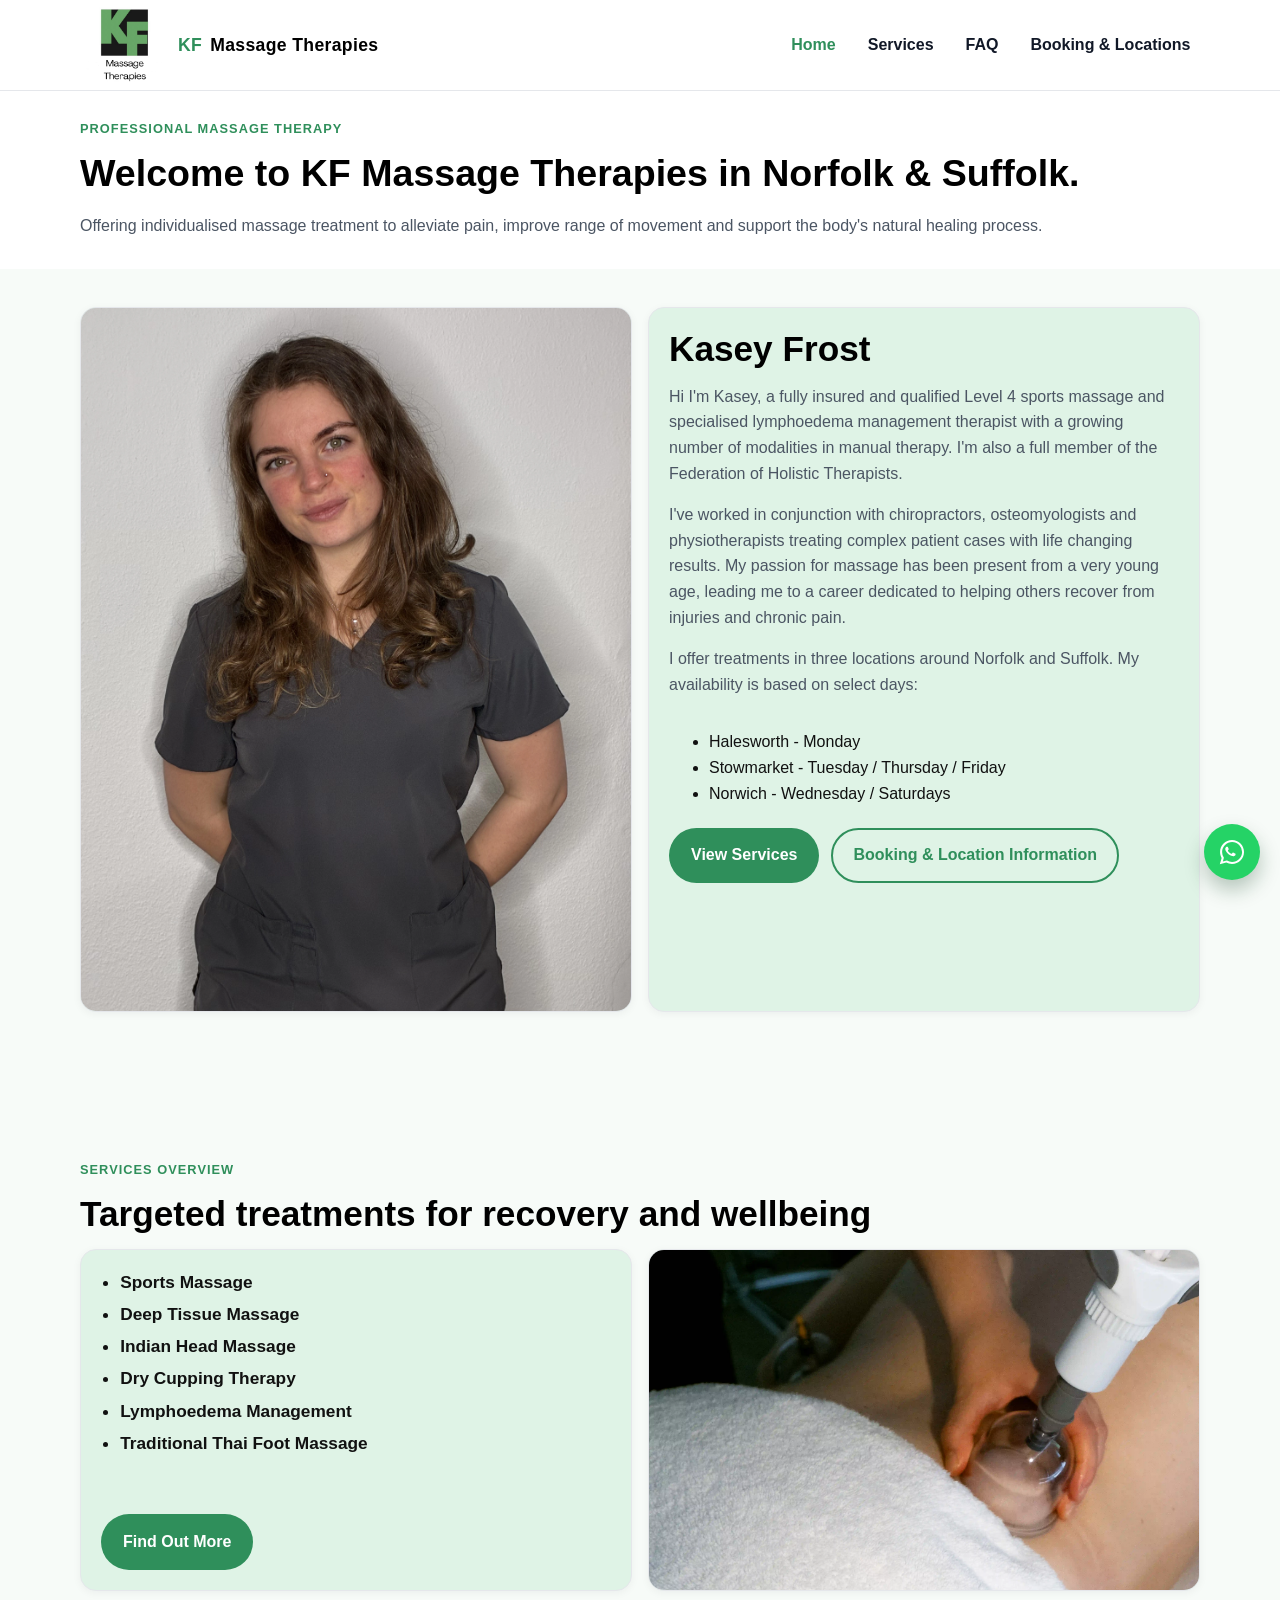
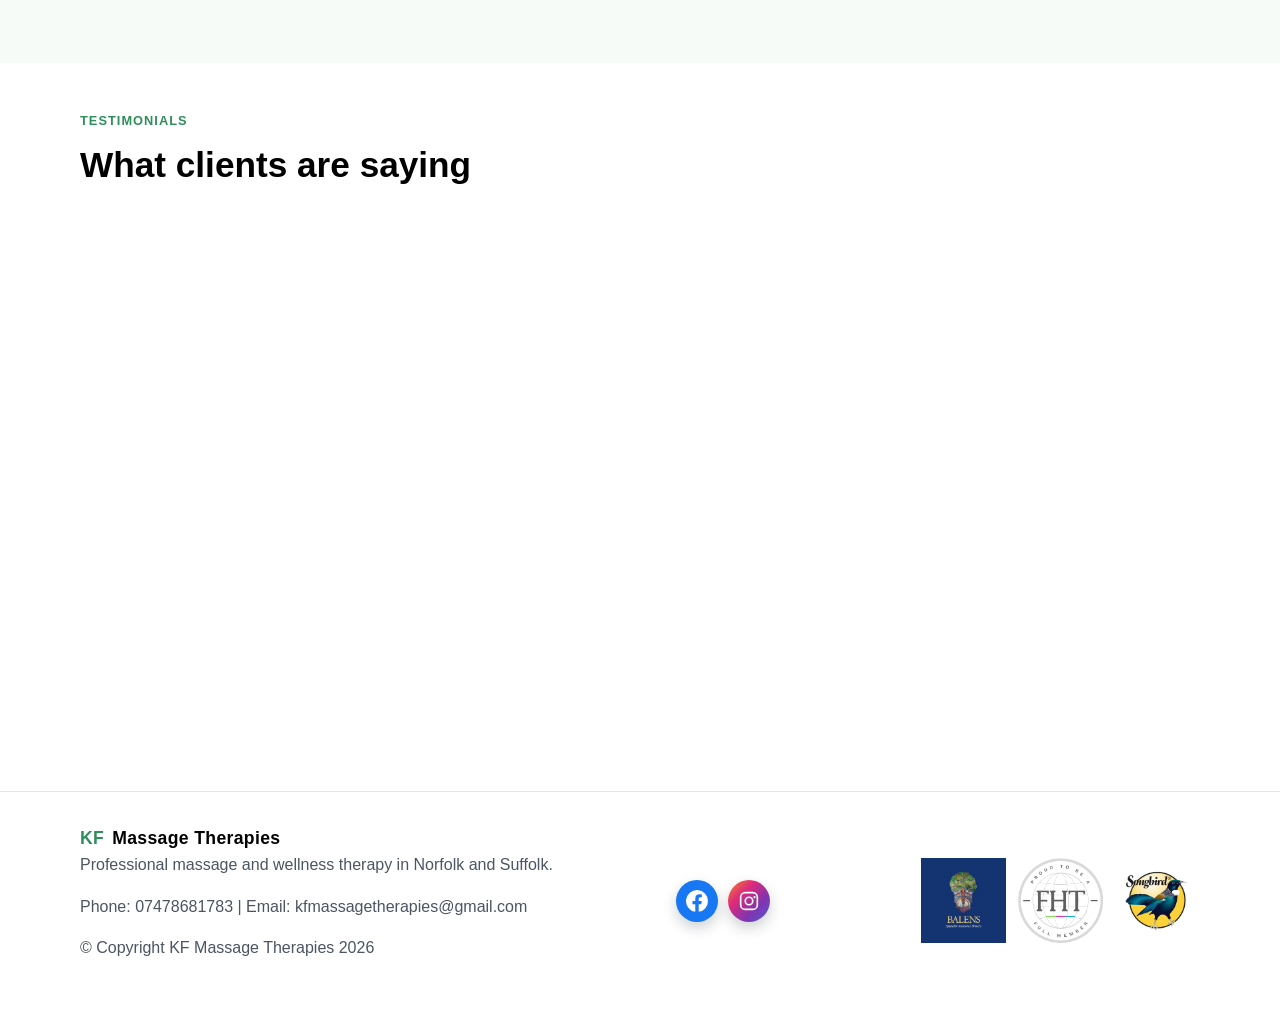
<file: index.html>
<!doctype html>
<html lang="en-GB">
  <head>
    <meta charset="UTF-8" />
    <meta name="viewport" content="width=device-width, initial-scale=1.0" />
    <title>KF Massage Therapies | Sports Massage & Wellness</title>
    <meta
      name="description"
      content="KF Massage Therapies offers professional sports massage, deep tissue treatment, and wellness-focused massage therapy in the UK."
    />
    <meta
      name="keywords"
      content="KF Massage Therapies, sports massage, deep tissue massage, injury rehabilitation, wellness massage UK"
    />
    <link rel="canonical" href="https://kfmassagetherapies.co.uk/" />
    <link rel="icon" type="image/x-icon" href="favicon.ico" />
    <link rel="icon" type="image/svg+xml" href="favicon.svg" />
    <link rel="icon" type="image/png" sizes="96x96" href="favicon-96x96.png" />
    <link rel="apple-touch-icon" sizes="180x180" href="apple-touch-icon.png" />
    <link rel="manifest" href="site.webmanifest" />
    <meta property="og:type" content="website" />
    <meta property="og:site_name" content="KF Massage Therapies" />
    <meta property="og:title" content="KF Massage Therapies | Sports Massage & Wellness" />
    <meta
      property="og:description"
      content="KF Massage Therapies offers professional sports massage, deep tissue treatment, and wellness-focused massage therapy in the UK."
    />
    <meta property="og:url" content="https://kfmassagetherapies.co.uk/" />
    <meta
      property="og:image"
      content="https://kfmassagetherapies.co.uk/logo.jpg"
    />
    <meta name="twitter:card" content="summary_large_image" />
    <meta name="twitter:title" content="KF Massage Therapies | Sports Massage & Wellness" />
    <meta
      name="twitter:description"
      content="KF Massage Therapies offers professional sports massage, deep tissue treatment, and wellness-focused massage therapy in the UK."
    />
    <meta
      name="twitter:image"
      content="https://kfmassagetherapies.co.uk/logo.jpg"
    />
    <link rel="stylesheet" href="styles.css" />
  </head>
  <body>
    <header class="site-header">
      <div class="container nav-wrap">
        <a class="logo" href="index.html"
          ><img class="logo-mark" src="logo.jpg" alt="KF Massage Therapies logo" />
          <span class="brand-kf">KF</span> <span class="brand-name">Massage Therapies</span></a
        >
        <button class="menu-toggle" aria-label="Toggle navigation menu" aria-expanded="false">
          <span></span><span></span><span></span>
        </button>
        <ul class="nav-links">
          <li><a class="active" href="index.html">Home</a></li>
          <li class="nav-item-with-submenu">
            <a class="services-parent-link" href="services.html">Services</a>
            <ul class="submenu">
              <li><a href="sports-massage.html">Sports Massage</a></li>
              <li><a href="deep-tissue-massage.html">Deep Tissue Massage</a></li>
              <li><a href="indian-head-massage.html">Indian Head Massage</a></li>
              <li><a href="dry-cupping-therapy.html">Dry Cupping Therapy</a></li>
              <li><a href="lymphoedema-management.html">Lymphoedema Management</a></li>
              <li><a href="traditional-thai-foot-massage.html">Traditional Thai Foot Massage</a></li>
            </ul>
          </li>
          <li><a href="faq.html">FAQ</a></li>
          <li><a href="contact.html">Booking &amp; Locations</a></li>
        </ul>
      </div>
    </header>

    <main>
      <section class="hero">
        <div class="container hero-grid hero-grid-single">
          <div class="reveal">
            <span class="eyebrow">Professional Massage Therapy</span>
            <h1 class="hero-title-small">Welcome to KF Massage Therapies in Norfolk &amp; Suffolk.</h1>
            <p>
              Offering individualised massage treatment to alleviate pain, improve range of
              movement and support the body's natural healing process.
            </p>
          </div>
        </div>
      </section>

      <section class="section section-soft">
        <div class="container grid grid-2 about-profile-grid">
          <aside class="card reveal about-profile-image-card">
            <img class="about-profile-image" src="images/kasey-frost.webp" alt="Kasey Frost massage therapist" />
          </aside>
          <article class="card reveal about-profile-card">
            <h2>Kasey Frost</h2>
            <p>
              Hi I'm Kasey, a fully insured and qualified Level 4 sports massage and specialised
              lymphoedema management therapist with a growing number of modalities in manual
              therapy. I'm also a full member of the Federation of Holistic Therapists.
            </p>
            <p>
              I've worked in conjunction with chiropractors, osteomyologists and physiotherapists
              treating complex patient cases with life changing results. My passion for massage has
              been present from a very young age, leading me to a career dedicated to helping
              others recover from injuries and chronic pain.
            </p>
            <p>
              I offer treatments in three locations around Norfolk and Suffolk. My availability is
              based on select days:
            </p>
            <ul>
              <li>Halesworth - Monday</li>
              <li>Stowmarket - Tuesday / Thursday / Friday</li>
              <li>Norwich - Wednesday / Saturdays</li>
            </ul>
            <div class="about-profile-actions">
              <a class="btn btn-primary" href="services.html">View Services</a>
              <a class="btn btn-outline" href="contact.html">Booking &amp; Location Information</a>
            </div>
          </article>
        </div>
      </section>

      <section class="section section-soft">
        <div class="container">
          <span class="eyebrow reveal">Services Overview</span>
          <h2 class="reveal">Targeted treatments for recovery and wellbeing</h2>
          <div class="grid grid-2 home-services-overview">
            <article class="card reveal home-services-list-card">
              <ul class="home-services-list">
                <li>Sports Massage</li>
                <li>Deep Tissue Massage</li>
                <li>Indian Head Massage</li>
                <li>Dry Cupping Therapy</li>
                <li>Lymphoedema Management</li>
                <li>Traditional Thai Foot Massage</li>
              </ul>
              <a class="btn btn-primary" href="services.html">Find Out More</a>
            </article>
            <aside class="card reveal home-services-image-card">
              <img class="home-services-image" src="images/kasey-frost-massage-therapy.webp" alt="Kasey Frost massage therapy treatment" />
            </aside>
          </div>
        </div>
      </section>

      <section class="section home-testimonials-section">
        <div class="container">
          <span class="eyebrow reveal">Testimonials</span>
          <h2 class="reveal">What clients are saying</h2>
          <div class="grid grid-3">
            <article class="card reveal">
              <p>
                "Absolutely brilliant treatment after total knee replacement. I can't thank Kasey
                enough!"
              </p>
              <strong>- Shawn</strong>
            </article>
            <article class="card reveal">
              <p>
                "Treatment arranged for a painful shoulder and neck. Very thorough first
                appointment, feels great! 10 out of 10"
              </p>
              <strong>- Larry</strong>
            </article>
            <article class="card reveal">
              <p>
                "Just wanted to say a big thank you as the treatment the other day seems to have
                made a big improvement on my hamstring. Which is great after such a long time of
                pain!"
              </p>
              <strong>- Adam</strong>
            </article>
          </div>
        </div>
      </section>

      <section class="section">
        <div class="container cta-banner reveal">
          <h2>Ready to book your next session?</h2>
          <p>Take the next step toward better movement, faster recovery, and less stress.</p>
          <a class="btn btn-primary" href="contact.html">Get in Touch</a>
        </div>
      </section>
    </main>

    <footer class="site-footer">
      <div class="container footer-grid">
        <div>
          <a class="logo" href="index.html"
            ><span class="brand-kf">KF</span> <span class="brand-name">Massage Therapies</span></a
          >
          <p>Professional massage and wellness therapy in Norfolk and Suffolk.</p>
          <p>Phone: 07478681783 | Email: kfmassagetherapies@gmail.com</p>
          <p>&copy; Copyright KF Massage Therapies 2026</p>
        </div>
        <div class="footer-social">
          <a
            class="social-link facebook"
            href="https://www.facebook.com/KFMassageTherapies/"
            target="_blank"
            rel="noopener noreferrer"
            aria-label="Visit KF Massage Therapies on Facebook"
          >
            <svg viewBox="0 0 24 24" aria-hidden="true" focusable="false">
              <path
                fill="currentColor"
                d="M24 12a12 12 0 1 0-13.88 11.86v-8.39H7.08V12h3.04V9.36c0-3 1.79-4.66 4.53-4.66 1.31 0 2.68.23 2.68.23v2.95h-1.51c-1.49 0-1.95.93-1.95 1.87V12h3.32l-.53 3.47h-2.79v8.39A12 12 0 0 0 24 12z"
              ></path>
            </svg>
          </a>
          <a
            class="social-link instagram"
            href="https://www.instagram.com/kfmassagetherapies"
            target="_blank"
            rel="noopener noreferrer"
            aria-label="Visit KF Massage Therapies on Instagram"
          >
            <svg viewBox="0 0 24 24" aria-hidden="true" focusable="false">
              <path
                fill="currentColor"
                d="M7.75 2h8.5A5.75 5.75 0 0 1 22 7.75v8.5A5.75 5.75 0 0 1 16.25 22h-8.5A5.75 5.75 0 0 1 2 16.25v-8.5A5.75 5.75 0 0 1 7.75 2zm0 1.8A3.95 3.95 0 0 0 3.8 7.75v8.5a3.95 3.95 0 0 0 3.95 3.95h8.5a3.95 3.95 0 0 0 3.95-3.95v-8.5a3.95 3.95 0 0 0-3.95-3.95h-8.5z"
              ></path>
              <path
                fill="currentColor"
                d="M12 7a5 5 0 1 1 0 10 5 5 0 0 1 0-10zm0 1.8A3.2 3.2 0 1 0 12 15.2 3.2 3.2 0 0 0 12 8.8zM18 6.6a1.2 1.2 0 1 1 0 2.4 1.2 1.2 0 0 1 0-2.4z"
              ></path>
            </svg>
          </a>
        </div>
        <div class="footer-badges">
          <img src="balenslogo.webp" alt="Balens logo" />
          <img src="fhtlogo.png" alt="FHT logo" />
          <img src="songbirdlogo.webp" alt="Songbird logo" />
        </div>
      </div>
    </footer>

    <script src="script.js"></script>
  </body>
</html>
</file>
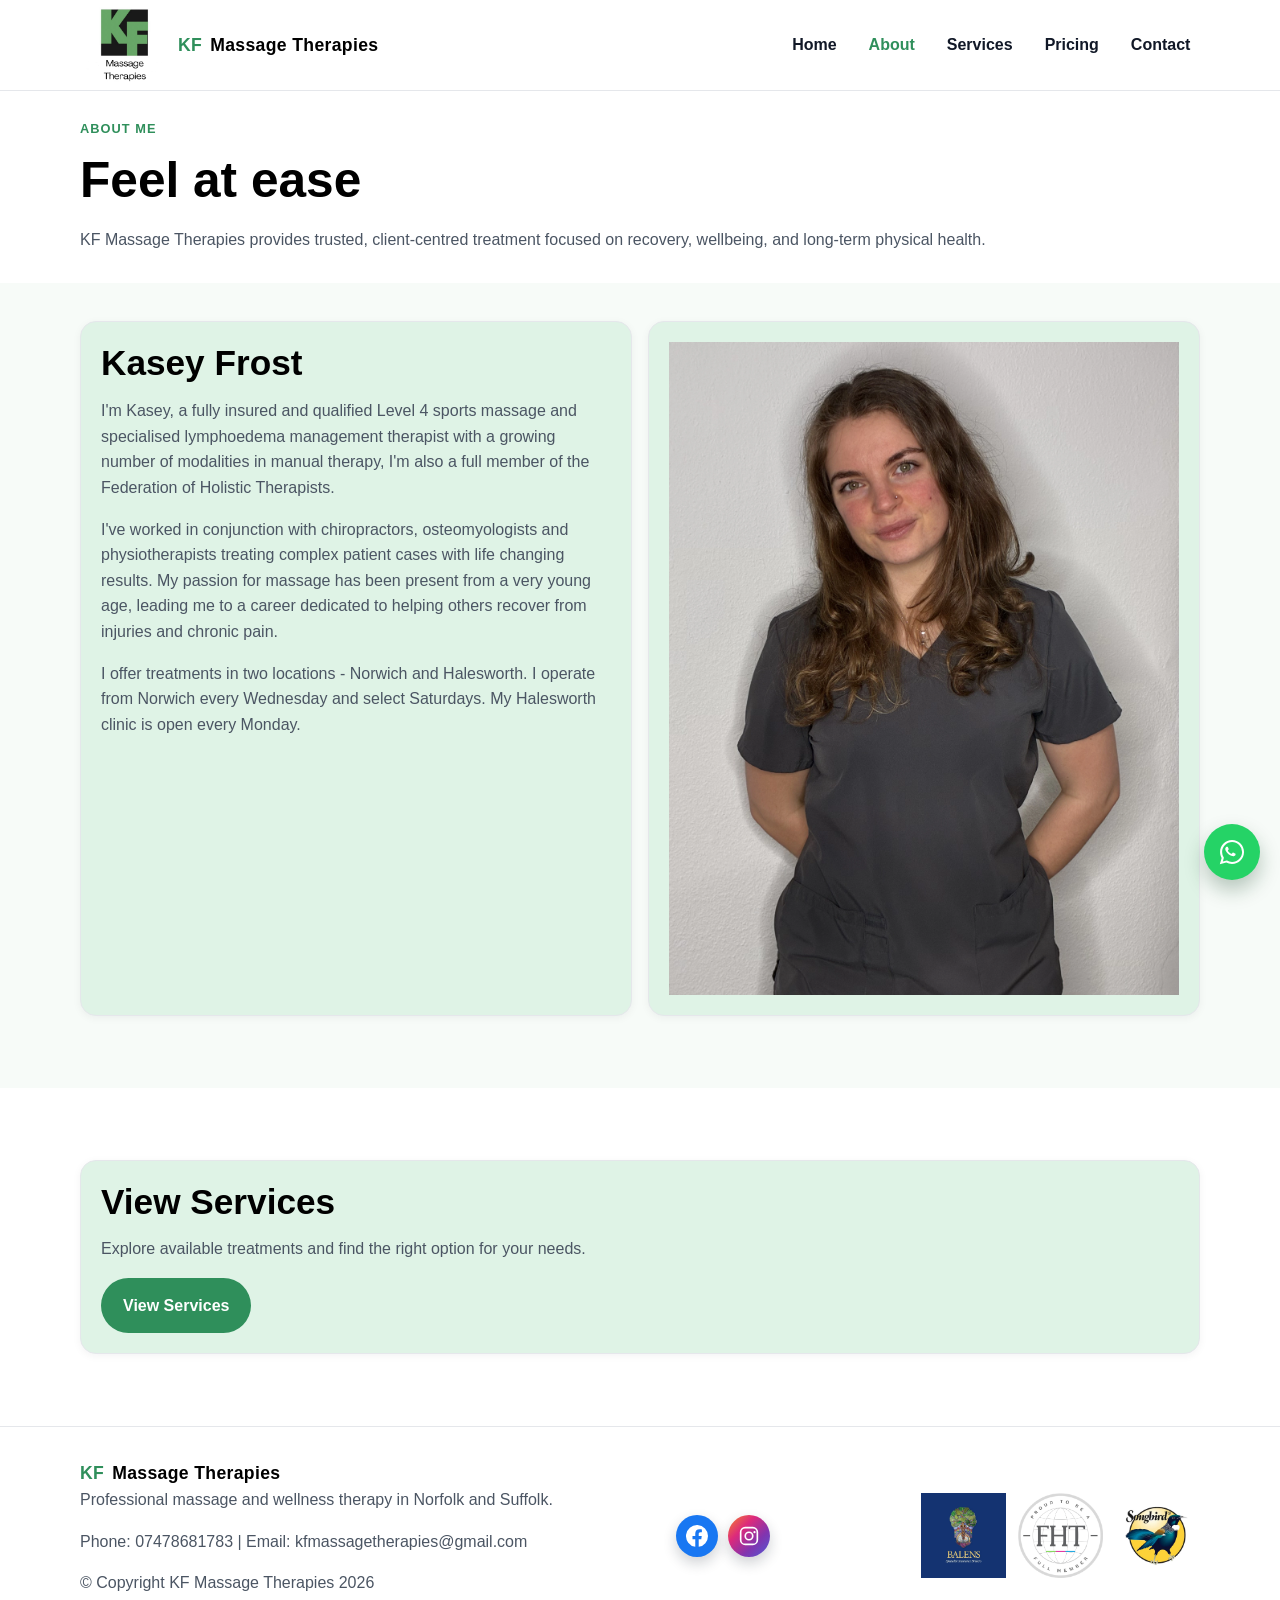
<file: about.html>
<!doctype html>
<html lang="en-GB">
  <head>
    <meta charset="UTF-8" />
    <meta name="viewport" content="width=device-width, initial-scale=1.0" />
    <title>About | KF Massage Therapies</title>
    <meta
      name="description"
      content="Learn about KF Massage Therapies, our background, and our commitment to professional client care."
    />
    <link rel="canonical" href="https://kfmassagetherapies.co.uk/about.html" />
    <link rel="icon" type="image/x-icon" href="favicon.ico" />
    <link rel="icon" type="image/svg+xml" href="favicon.svg" />
    <link rel="icon" type="image/png" sizes="96x96" href="favicon-96x96.png" />
    <link rel="apple-touch-icon" sizes="180x180" href="apple-touch-icon.png" />
    <link rel="manifest" href="site.webmanifest" />
    <meta property="og:type" content="website" />
    <meta property="og:site_name" content="KF Massage Therapies" />
    <meta property="og:title" content="About | KF Massage Therapies" />
    <meta
      property="og:description"
      content="Learn about KF Massage Therapies, our background, and our commitment to professional client care."
    />
    <meta property="og:url" content="https://kfmassagetherapies.co.uk/about.html" />
    <meta
      property="og:image"
      content="https://kfmassagetherapies.co.uk/apple-touch-icon.png"
    />
    <meta name="twitter:card" content="summary_large_image" />
    <meta name="twitter:title" content="About | KF Massage Therapies" />
    <meta
      name="twitter:description"
      content="Learn about KF Massage Therapies, our background, and our commitment to professional client care."
    />
    <meta
      name="twitter:image"
      content="https://kfmassagetherapies.co.uk/apple-touch-icon.png"
    />
    <link rel="stylesheet" href="styles.css" />
  </head>
  <body>
    <header class="site-header">
      <div class="container nav-wrap">
        <a class="logo" href="index.html"
          ><img class="logo-mark" src="logo.jpg" alt="KF Massage Therapies logo" />
          <span class="brand-kf">KF</span> <span class="brand-name">Massage Therapies</span></a
        >
        <button class="menu-toggle" aria-label="Toggle navigation menu" aria-expanded="false">
          <span></span><span></span><span></span>
        </button>
        <ul class="nav-links">
          <li><a href="index.html">Home</a></li>
          <li><a class="active" href="about.html">About</a></li>
          <li class="nav-item-with-submenu">
            <a class="services-parent-link" href="services.html">Services</a>
            <ul class="submenu">
              <li><a href="sports-massage.html">Sports Massage</a></li>
              <li><a href="deep-tissue-massage.html">Deep Tissue Massage</a></li>
              <li><a href="indian-head-massage.html">Indian Head Massage</a></li>
              <li><a href="dry-cupping-therapy.html">Dry Cupping Therapy</a></li>
              <li><a href="lymphoedema-management.html">Lymphoedema Management</a></li>
              <li><a href="traditional-thai-foot-massage.html">Traditional Thai Foot Massage</a></li>
            </ul>
          </li>
          <li><a href="pricing.html">Pricing</a></li>
          <li><a href="contact.html">Contact</a></li>
        </ul>
      </div>
    </header>

    <main>
      <section class="hero">
        <div class="container">
          <span class="eyebrow reveal">About Me</span>
          <h1 class="reveal">Feel at ease</h1>
          <p class="reveal">
            KF Massage Therapies provides trusted, client-centred treatment focused on recovery,
            wellbeing, and long-term physical health.
          </p>
        </div>
      </section>

      <section class="section section-soft">
        <div class="container grid grid-2 about-profile-grid">
          <article class="card reveal">
            <h2>Kasey Frost</h2>
            <p>
              I'm Kasey, a fully insured and qualified Level 4 sports massage and specialised
              lymphoedema management therapist with a growing number of modalities in manual
              therapy, I'm also a full member of the Federation of Holistic Therapists.
            </p>
            <p>
              I've worked in conjunction with chiropractors, osteomyologists and physiotherapists
              treating complex patient cases with life changing results. My passion for massage has
              been present from a very young age, leading me to a career dedicated to helping
              others recover from injuries and chronic pain.
            </p>
            <p>
              I offer treatments in two locations - Norwich and Halesworth. I operate from Norwich
              every Wednesday and select Saturdays. My Halesworth clinic is open every Monday.
            </p>
          </article>
          <aside class="card reveal">
            <img src="images/kasey-frost.webp" alt="Kasey Frost massage therapist" />
          </aside>
        </div>
      </section>

      <section class="section">
        <div class="container">
          <article class="card reveal">
            <h2>View Services</h2>
            <p>Explore available treatments and find the right option for your needs.</p>
            <a class="btn btn-primary" href="services.html">View Services</a>
          </article>
        </div>
      </section>
    </main>

    <footer class="site-footer">
      <div class="container footer-grid">
        <div>
          <a class="logo" href="index.html"
            ><span class="brand-kf">KF</span> <span class="brand-name">Massage Therapies</span></a
          >
          <p>Professional massage and wellness therapy in Norfolk and Suffolk.</p>
          <p>Phone: 07478681783 | Email: kfmassagetherapies@gmail.com</p>
          <p>&copy; Copyright KF Massage Therapies 2026</p>
        </div>
        <div class="footer-social">
          <a
            class="social-link facebook"
            href="https://www.facebook.com/KFMassageTherapies/"
            target="_blank"
            rel="noopener noreferrer"
            aria-label="Visit KF Massage Therapies on Facebook"
          >
            <svg viewBox="0 0 24 24" aria-hidden="true" focusable="false">
              <path
                fill="currentColor"
                d="M24 12a12 12 0 1 0-13.88 11.86v-8.39H7.08V12h3.04V9.36c0-3 1.79-4.66 4.53-4.66 1.31 0 2.68.23 2.68.23v2.95h-1.51c-1.49 0-1.95.93-1.95 1.87V12h3.32l-.53 3.47h-2.79v8.39A12 12 0 0 0 24 12z"
              ></path>
            </svg>
          </a>
          <a
            class="social-link instagram"
            href="https://www.instagram.com/kfmassagetherapies"
            target="_blank"
            rel="noopener noreferrer"
            aria-label="Visit KF Massage Therapies on Instagram"
          >
            <svg viewBox="0 0 24 24" aria-hidden="true" focusable="false">
              <path
                fill="currentColor"
                d="M7.75 2h8.5A5.75 5.75 0 0 1 22 7.75v8.5A5.75 5.75 0 0 1 16.25 22h-8.5A5.75 5.75 0 0 1 2 16.25v-8.5A5.75 5.75 0 0 1 7.75 2zm0 1.8A3.95 3.95 0 0 0 3.8 7.75v8.5a3.95 3.95 0 0 0 3.95 3.95h8.5a3.95 3.95 0 0 0 3.95-3.95v-8.5a3.95 3.95 0 0 0-3.95-3.95h-8.5z"
              ></path>
              <path
                fill="currentColor"
                d="M12 7a5 5 0 1 1 0 10 5 5 0 0 1 0-10zm0 1.8A3.2 3.2 0 1 0 12 15.2 3.2 3.2 0 0 0 12 8.8zM18 6.6a1.2 1.2 0 1 1 0 2.4 1.2 1.2 0 0 1 0-2.4z"
              ></path>
            </svg>
          </a>
        </div>
        <div class="footer-badges">
          <img src="balenslogo.webp" alt="Balens logo" />
          <img src="fhtlogo.png" alt="FHT logo" />
          <img src="songbirdlogo.webp" alt="Songbird logo" />
        </div>
      </div>
    </footer>

    <script src="script.js"></script>
  </body>
</html>
</file>
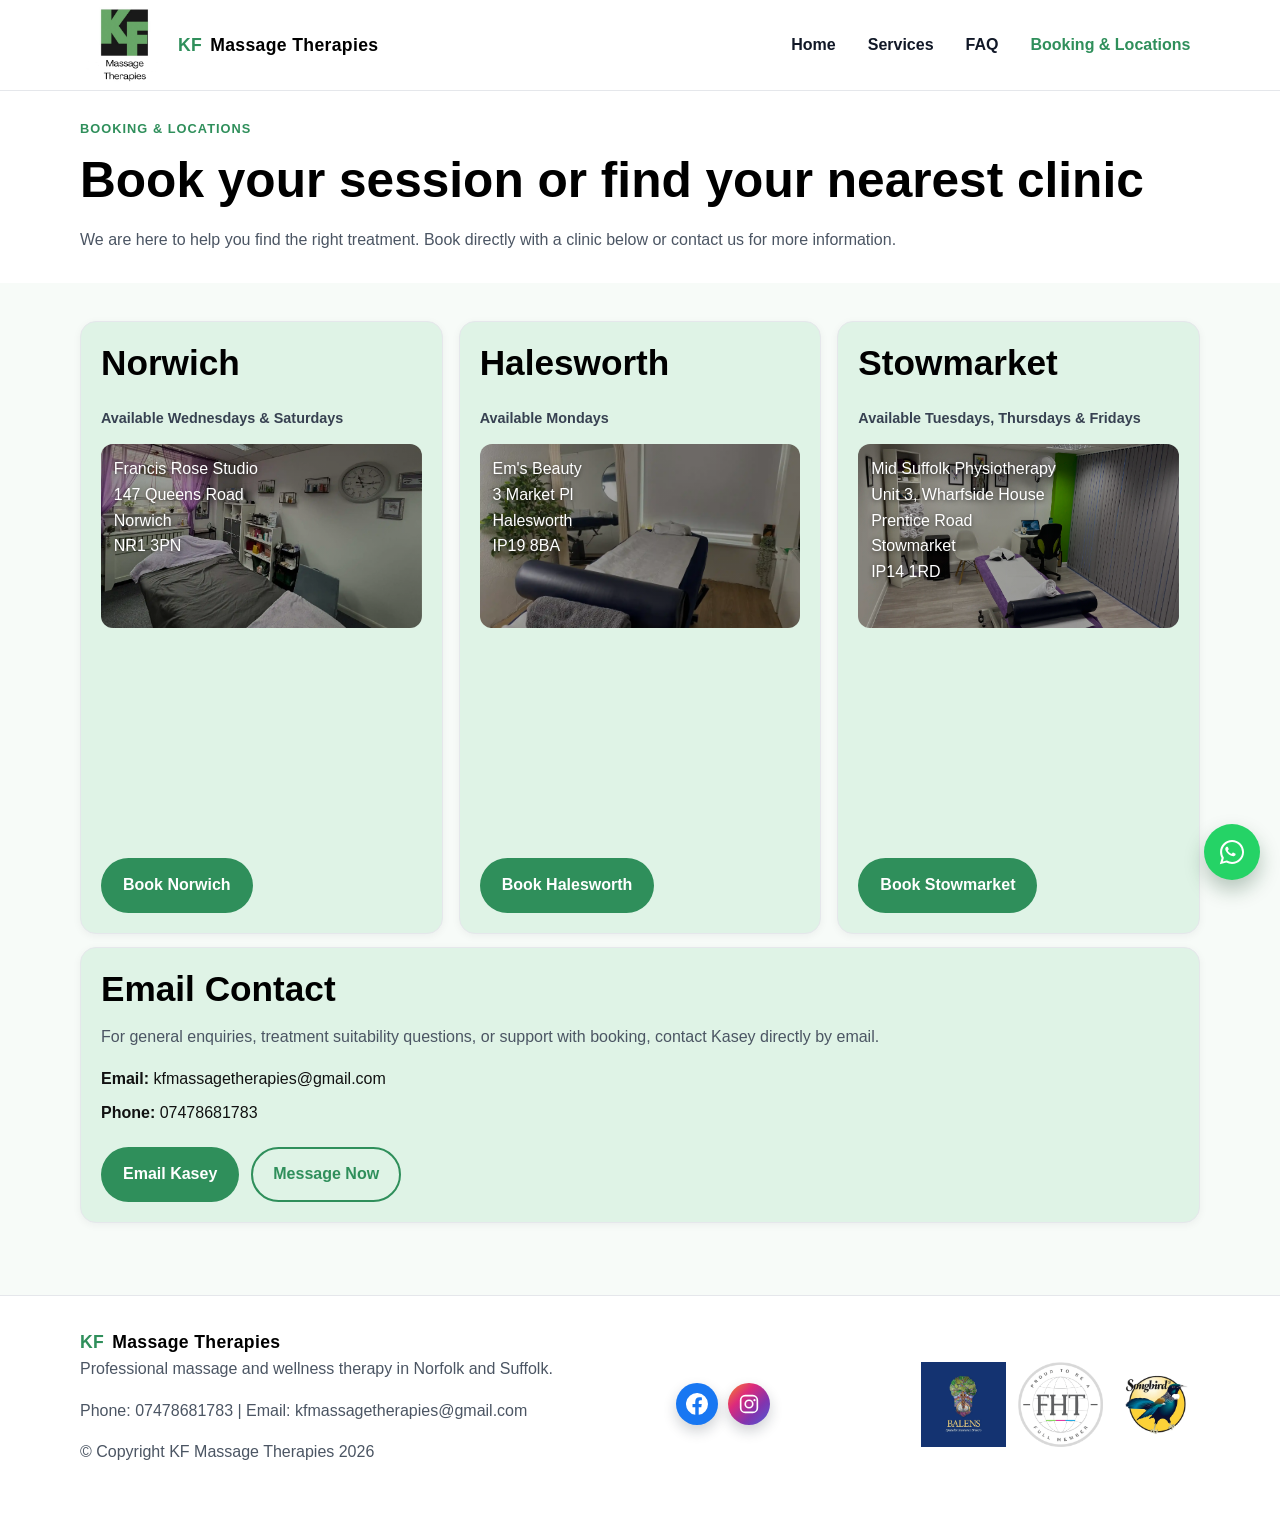
<file: contact.html>
<!doctype html>
<html lang="en-GB">
  <head>
    <meta charset="UTF-8" />
    <meta name="viewport" content="width=device-width, initial-scale=1.0" />
    <title>Booking &amp; Locations | KF Massage Therapies</title>
    <meta
      name="description"
      content="Booking and locations for KF Massage Therapies in Norwich, Halesworth, and Stowmarket."
    />
    <link rel="canonical" href="https://kfmassagetherapies.co.uk/contact.html" />
    <link rel="icon" type="image/x-icon" href="favicon.ico" />
    <link rel="icon" type="image/svg+xml" href="favicon.svg" />
    <link rel="icon" type="image/png" sizes="96x96" href="favicon-96x96.png" />
    <link rel="apple-touch-icon" sizes="180x180" href="apple-touch-icon.png" />
    <link rel="manifest" href="site.webmanifest" />
    <meta property="og:type" content="website" />
    <meta property="og:site_name" content="KF Massage Therapies" />
    <meta property="og:title" content="Booking &amp; Locations | KF Massage Therapies" />
    <meta
      property="og:description"
      content="Booking and locations for KF Massage Therapies in Norwich, Halesworth, and Stowmarket."
    />
    <meta property="og:url" content="https://kfmassagetherapies.co.uk/contact.html" />
    <meta
      property="og:image"
      content="https://kfmassagetherapies.co.uk/logo.jpg"
    />
    <meta name="twitter:card" content="summary_large_image" />
    <meta name="twitter:title" content="Booking &amp; Locations | KF Massage Therapies" />
    <meta
      name="twitter:description"
      content="Booking and locations for KF Massage Therapies in Norwich, Halesworth, and Stowmarket."
    />
    <meta
      name="twitter:image"
      content="https://kfmassagetherapies.co.uk/logo.jpg"
    />
    <link rel="stylesheet" href="styles.css" />
  </head>
  <body>
    <header class="site-header">
      <div class="container nav-wrap">
        <a class="logo" href="index.html"
          ><img class="logo-mark" src="logo.jpg" alt="KF Massage Therapies logo" />
          <span class="brand-kf">KF</span> <span class="brand-name">Massage Therapies</span></a
        >
        <button class="menu-toggle" aria-label="Toggle navigation menu" aria-expanded="false">
          <span></span><span></span><span></span>
        </button>
        <ul class="nav-links">
          <li><a href="index.html">Home</a></li>
          
          <li class="nav-item-with-submenu">
            <a class="services-parent-link" href="services.html">Services</a>
            <ul class="submenu">
              <li><a href="sports-massage.html">Sports Massage</a></li>
              <li><a href="deep-tissue-massage.html">Deep Tissue Massage</a></li>
              <li><a href="indian-head-massage.html">Indian Head Massage</a></li>
              <li><a href="dry-cupping-therapy.html">Dry Cupping Therapy</a></li>
              <li><a href="lymphoedema-management.html">Lymphoedema Management</a></li>
              <li><a href="traditional-thai-foot-massage.html">Traditional Thai Foot Massage</a></li>
            </ul>
          </li>
          <li><a href="faq.html">FAQ</a></li>
          <li><a class="active" href="contact.html">Booking &amp; Locations</a></li>
        </ul>
      </div>
    </header>

    <main>
      <section class="hero">
        <div class="container">
          <span class="eyebrow reveal">Booking &amp; Locations</span>
          <h1 class="reveal">Book your session or find your nearest clinic</h1>
          <p class="reveal">
            We are here to help you find the right treatment. Book directly with a clinic below or
            contact us for more information.
          </p>
        </div>
      </section>

      <section class="section section-soft">
        <div class="container">
          <div class="grid grid-3">
            <article class="card reveal location-card">
              <h2>Norwich</h2>
              <p class="location-availability">Available Wednesdays &amp; Saturdays</p>
              <p class="location-address location-address-norwich">
                Francis Rose Studio<br />
                147 Queens Road<br />
                Norwich<br />
                NR1 3PN
              </p>
              <iframe
                class="map-embed location-map"
                title="Map for Norwich clinic location"
                loading="lazy"
                referrerpolicy="no-referrer-when-downgrade"
                src="https://www.google.com/maps?q=147+Queens+Road+Norwich+NR1+3PN&output=embed"
              ></iframe>
              <a
                class="btn btn-primary"
                href="https://www.treatwell.co.uk/place/francis-rose-studio/"
                target="_blank"
                rel="noopener noreferrer"
                >Book Norwich</a
              >
            </article>

            <article class="card reveal location-card">
              <h2>Halesworth</h2>
              <p class="location-availability">Available Mondays</p>
              <p class="location-address location-address-halesworth">
                Em's Beauty<br />
                3 Market Pl<br />
                Halesworth<br />
                IP19 8BA
              </p>
              <iframe
                class="map-embed location-map"
                title="Map for Halesworth clinic location"
                loading="lazy"
                referrerpolicy="no-referrer-when-downgrade"
                src="https://www.google.com/maps?q=3+Market+Place+Halesworth+IP19+8BA&output=embed"
              ></iframe>
              <a
                class="btn btn-primary"
                href="https://emsbeautyx.setmore.com/"
                target="_blank"
                rel="noopener noreferrer"
                >Book Halesworth</a
              >
            </article>

            <article class="card reveal location-card">
              <h2>Stowmarket</h2>
              <p class="location-availability">Available Tuesdays, Thursdays &amp; Fridays</p>
              <p class="location-address location-address-stowmarket">
                Mid Suffolk Physiotherapy<br />
                Unit 3, Wharfside House<br />
                Prentice Road<br />
                Stowmarket<br />
                IP14 1RD
              </p>
              <iframe
                class="map-embed location-map"
                title="Map for Stowmarket clinic location"
                loading="lazy"
                referrerpolicy="no-referrer-when-downgrade"
                src="https://www.google.com/maps?q=Unit+3+Wharfside+House+Prentice+Road+Stowmarket+IP14+1RD&output=embed"
              ></iframe>
              <a
                class="btn btn-primary"
                href="https://www.midsuffolkphysiotherapy.co.uk/book-an-appointment/"
                target="_blank"
                rel="noopener noreferrer"
                >Book Stowmarket</a
              >
            </article>
          </div>

          <article class="card reveal contact-email-card">
            <h2>Email Contact</h2>
            <p>
              For general enquiries, treatment suitability questions, or support with booking,
              contact Kasey directly by email.
            </p>
            <ul class="contact-list">
              <li><strong>Email:</strong> kfmassagetherapies@gmail.com</li>
              <li><strong>Phone:</strong> 07478681783</li>
            </ul>
            <div class="cta-row">
              <a class="btn btn-primary" href="mailto:kfmassagetherapies@gmail.com">Email Kasey</a>
              <a
                class="btn btn-outline"
                href="https://wa.me/447478681783"
                target="_blank"
                rel="noopener noreferrer"
                >Message Now</a
              >
            </div>
          </article>
        </div>
      </section>

    </main>

    <footer class="site-footer">
      <div class="container footer-grid">
        <div>
          <a class="logo" href="index.html"
            ><span class="brand-kf">KF</span> <span class="brand-name">Massage Therapies</span></a
          >
          <p>Professional massage and wellness therapy in Norfolk and Suffolk.</p>
          <p>Phone: 07478681783 | Email: kfmassagetherapies@gmail.com</p>
          <p>&copy; Copyright KF Massage Therapies 2026</p>
        </div>
        <div class="footer-social">
          <a
            class="social-link facebook"
            href="https://www.facebook.com/KFMassageTherapies/"
            target="_blank"
            rel="noopener noreferrer"
            aria-label="Visit KF Massage Therapies on Facebook"
          >
            <svg viewBox="0 0 24 24" aria-hidden="true" focusable="false">
              <path
                fill="currentColor"
                d="M24 12a12 12 0 1 0-13.88 11.86v-8.39H7.08V12h3.04V9.36c0-3 1.79-4.66 4.53-4.66 1.31 0 2.68.23 2.68.23v2.95h-1.51c-1.49 0-1.95.93-1.95 1.87V12h3.32l-.53 3.47h-2.79v8.39A12 12 0 0 0 24 12z"
              ></path>
            </svg>
          </a>
          <a
            class="social-link instagram"
            href="https://www.instagram.com/kfmassagetherapies"
            target="_blank"
            rel="noopener noreferrer"
            aria-label="Visit KF Massage Therapies on Instagram"
          >
            <svg viewBox="0 0 24 24" aria-hidden="true" focusable="false">
              <path
                fill="currentColor"
                d="M7.75 2h8.5A5.75 5.75 0 0 1 22 7.75v8.5A5.75 5.75 0 0 1 16.25 22h-8.5A5.75 5.75 0 0 1 2 16.25v-8.5A5.75 5.75 0 0 1 7.75 2zm0 1.8A3.95 3.95 0 0 0 3.8 7.75v8.5a3.95 3.95 0 0 0 3.95 3.95h8.5a3.95 3.95 0 0 0 3.95-3.95v-8.5a3.95 3.95 0 0 0-3.95-3.95h-8.5z"
              ></path>
              <path
                fill="currentColor"
                d="M12 7a5 5 0 1 1 0 10 5 5 0 0 1 0-10zm0 1.8A3.2 3.2 0 1 0 12 15.2 3.2 3.2 0 0 0 12 8.8zM18 6.6a1.2 1.2 0 1 1 0 2.4 1.2 1.2 0 0 1 0-2.4z"
              ></path>
            </svg>
          </a>
        </div>
        <div class="footer-badges">
          <img src="balenslogo.webp" alt="Balens logo" />
          <img src="fhtlogo.png" alt="FHT logo" />
          <img src="songbirdlogo.webp" alt="Songbird logo" />
        </div>
      </div>
    </footer>

    <script src="script.js"></script>
  </body>
</html>
</file>
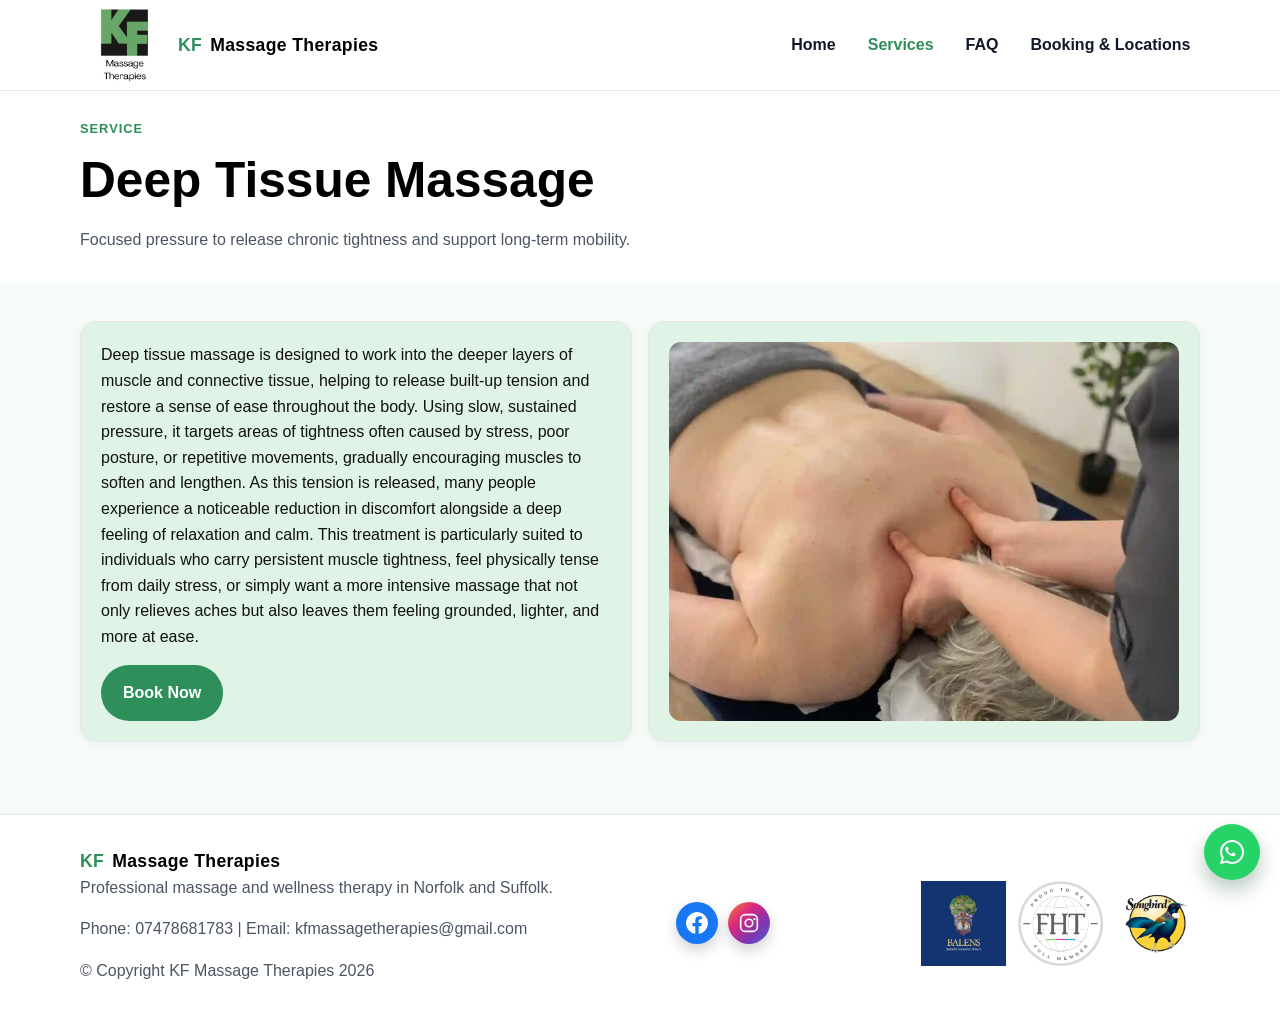
<file: deep-tissue-massage.html>
<!doctype html>
<html lang="en-GB">
  <head>
    <meta charset="UTF-8" />
    <meta name="viewport" content="width=device-width, initial-scale=1.0" />
    <title>Deep Tissue Massage | KF Massage Therapies</title>
    <meta name="description" content="Deep Tissue Massage at KF Massage Therapies in Norwich and Halesworth." />
    <link rel="canonical" href="https://kfmassagetherapies.co.uk/deep-tissue-massage.html" />
    <link rel="icon" type="image/x-icon" href="favicon.ico" />
    <link rel="icon" type="image/svg+xml" href="favicon.svg" />
    <link rel="icon" type="image/png" sizes="96x96" href="favicon-96x96.png" />
    <link rel="apple-touch-icon" sizes="180x180" href="apple-touch-icon.png" />
    <link rel="manifest" href="site.webmanifest" />
    <link rel="stylesheet" href="styles.css" />
  </head>
  <body>
    <header class="site-header"><div class="container nav-wrap"><a class="logo" href="index.html"><img class="logo-mark" src="logo.jpg" alt="KF Massage Therapies logo" /><span class="brand-kf">KF</span> <span class="brand-name">Massage Therapies</span></a><button class="menu-toggle" aria-label="Toggle navigation menu" aria-expanded="false"><span></span><span></span><span></span></button><ul class="nav-links"><li><a href="index.html">Home</a></li><li class="nav-item-with-submenu"><a class="services-parent-link active" href="services.html">Services</a><ul class="submenu"><li><a href="sports-massage.html">Sports Massage</a></li><li><a href="deep-tissue-massage.html">Deep Tissue Massage</a></li><li><a href="indian-head-massage.html">Indian Head Massage</a></li><li><a href="dry-cupping-therapy.html">Dry Cupping Therapy</a></li><li><a href="lymphoedema-management.html">Lymphoedema Management</a></li><li><a href="traditional-thai-foot-massage.html">Traditional Thai Foot Massage</a></li></ul></li><li><a href="faq.html">FAQ</a></li><li><a href="contact.html">Booking &amp; Locations</a></li></ul></div></header>
    <main><section class="hero"><div class="container"><span class="eyebrow reveal">Service</span><h1 class="reveal">Deep Tissue Massage</h1><p class="reveal">Focused pressure to release chronic tightness and support long-term mobility.</p></div></section><section class="section section-soft">
        <div class="container grid grid-2 lymphoedema-layout">
          <article class="card reveal lymphoedema-copy">
            <p>Deep tissue massage is designed to work into the deeper layers of muscle and connective tissue, helping to release built-up tension and restore a sense of ease throughout the body. Using slow, sustained pressure, it targets areas of tightness often caused by stress, poor posture, or repetitive movements, gradually encouraging muscles to soften and lengthen. As this tension is released, many people experience a noticeable reduction in discomfort alongside a deep feeling of relaxation and calm. This treatment is particularly suited to individuals who carry persistent muscle tightness, feel physically tense from daily stress, or simply want a more intensive massage that not only relieves aches but also leaves them feeling grounded, lighter, and more at ease.</p><a class="btn btn-primary" href="contact.html">Book Now</a></article><aside class="card reveal lymphoedema-media"><div class="lymphoedema-media-frame"><img src="images/deep-tissue-massage.webp" alt="Deep tissue massage treatment" /></div></aside></div></section></main>
    <footer class="site-footer"><div class="container footer-grid"><div><a class="logo" href="index.html"><span class="brand-kf">KF</span> <span class="brand-name">Massage Therapies</span></a><p>Professional massage and wellness therapy in Norfolk and Suffolk.</p><p>Phone: 07478681783 | Email: kfmassagetherapies@gmail.com</p><p>&copy; Copyright KF Massage Therapies 2026</p></div><div class="footer-social"><a class="social-link facebook" href="https://www.facebook.com/KFMassageTherapies/" target="_blank" rel="noopener noreferrer" aria-label="Visit KF Massage Therapies on Facebook"><svg viewBox="0 0 24 24" aria-hidden="true" focusable="false"><path fill="currentColor" d="M24 12a12 12 0 1 0-13.88 11.86v-8.39H7.08V12h3.04V9.36c0-3 1.79-4.66 4.53-4.66 1.31 0 2.68.23 2.68.23v2.95h-1.51c-1.49 0-1.95.93-1.95 1.87V12h3.32l-.53 3.47h-2.79v8.39A12 12 0 0 0 24 12z"></path></svg></a><a class="social-link instagram" href="https://www.instagram.com/kfmassagetherapies" target="_blank" rel="noopener noreferrer" aria-label="Visit KF Massage Therapies on Instagram"><svg viewBox="0 0 24 24" aria-hidden="true" focusable="false"><path fill="currentColor" d="M7.75 2h8.5A5.75 5.75 0 0 1 22 7.75v8.5A5.75 5.75 0 0 1 16.25 22h-8.5A5.75 5.75 0 0 1 2 16.25v-8.5A5.75 5.75 0 0 1 7.75 2zm0 1.8A3.95 3.95 0 0 0 3.8 7.75v8.5a3.95 3.95 0 0 0 3.95 3.95h8.5a3.95 3.95 0 0 0 3.95-3.95v-8.5a3.95 3.95 0 0 0-3.95-3.95h-8.5z"></path><path fill="currentColor" d="M12 7a5 5 0 1 1 0 10 5 5 0 0 1 0-10zm0 1.8A3.2 3.2 0 1 0 12 15.2 3.2 3.2 0 0 0 12 8.8zM18 6.6a1.2 1.2 0 1 1 0 2.4 1.2 1.2 0 0 1 0-2.4z"></path></svg></a></div><div class="footer-badges"><img src="balenslogo.webp" alt="Balens logo" /><img src="fhtlogo.png" alt="FHT logo" /><img src="songbirdlogo.webp" alt="Songbird logo" /></div></div></footer>
    <script src="script.js"></script>
  </body>
</html>
</file>
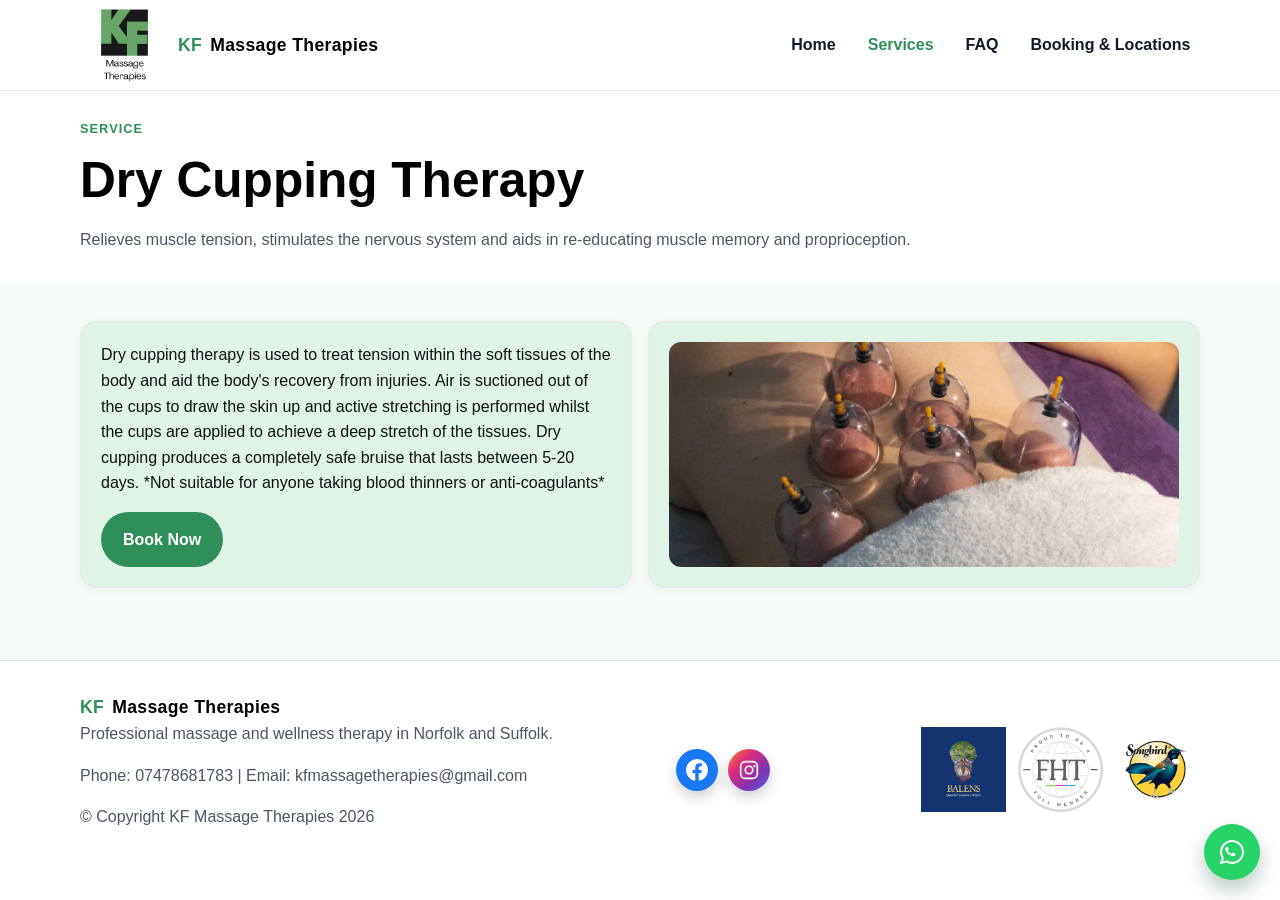
<file: dry-cupping-therapy.html>
<!doctype html>
<html lang="en-GB">
  <head><meta charset="UTF-8" /><meta name="viewport" content="width=device-width, initial-scale=1.0" /><title>Dry Cupping Therapy | KF Massage Therapies</title><meta name="description" content="Dry Cupping Therapy at KF Massage Therapies in Norwich and Halesworth." /><link rel="canonical" href="https://kfmassagetherapies.co.uk/dry-cupping-therapy.html" /><link rel="icon" type="image/x-icon" href="favicon.ico" /><link rel="icon" type="image/svg+xml" href="favicon.svg" /><link rel="icon" type="image/png" sizes="96x96" href="favicon-96x96.png" /><link rel="apple-touch-icon" sizes="180x180" href="apple-touch-icon.png" /><link rel="manifest" href="site.webmanifest" /><link rel="stylesheet" href="styles.css" /></head>
  <body>
    <header class="site-header"><div class="container nav-wrap"><a class="logo" href="index.html"><img class="logo-mark" src="logo.jpg" alt="KF Massage Therapies logo" /><span class="brand-kf">KF</span> <span class="brand-name">Massage Therapies</span></a><button class="menu-toggle" aria-label="Toggle navigation menu" aria-expanded="false"><span></span><span></span><span></span></button><ul class="nav-links"><li><a href="index.html">Home</a></li><li class="nav-item-with-submenu"><a class="services-parent-link active" href="services.html">Services</a><ul class="submenu"><li><a href="sports-massage.html">Sports Massage</a></li><li><a href="deep-tissue-massage.html">Deep Tissue Massage</a></li><li><a href="indian-head-massage.html">Indian Head Massage</a></li><li><a href="dry-cupping-therapy.html">Dry Cupping Therapy</a></li><li><a href="lymphoedema-management.html">Lymphoedema Management</a></li><li><a href="traditional-thai-foot-massage.html">Traditional Thai Foot Massage</a></li></ul></li><li><a href="faq.html">FAQ</a></li><li><a href="contact.html">Booking &amp; Locations</a></li></ul></div></header>
    <main><section class="hero"><div class="container"><span class="eyebrow reveal">Service</span><h1 class="reveal">Dry Cupping Therapy</h1><p class="reveal">Relieves muscle tension, stimulates the nervous system and aids in re-educating muscle memory and proprioception.</p></div></section><section class="section section-soft">
        <div class="container grid grid-2 lymphoedema-layout">
          <article class="card reveal lymphoedema-copy">
            <p>Dry cupping therapy is used to treat tension within the soft tissues of the body and aid the body's recovery from injuries. Air is suctioned out of the cups to draw the skin up and active stretching is performed whilst the cups are applied to achieve a deep stretch of the tissues. Dry cupping produces a completely safe bruise that lasts between 5-20 days. *Not suitable for anyone taking blood thinners or anti-coagulants*</p><a class="btn btn-primary" href="contact.html">Book Now</a></article><aside class="card reveal lymphoedema-media"><div class="lymphoedema-media-frame"><img src="images/dry-cupping-therapy.webp" alt="Dry cupping therapy treatment" /></div></aside></div></section></main>
    <footer class="site-footer"><div class="container footer-grid"><div><a class="logo" href="index.html"><span class="brand-kf">KF</span> <span class="brand-name">Massage Therapies</span></a><p>Professional massage and wellness therapy in Norfolk and Suffolk.</p><p>Phone: 07478681783 | Email: kfmassagetherapies@gmail.com</p><p>&copy; Copyright KF Massage Therapies 2026</p></div><div class="footer-social"><a class="social-link facebook" href="https://www.facebook.com/KFMassageTherapies/" target="_blank" rel="noopener noreferrer" aria-label="Visit KF Massage Therapies on Facebook"><svg viewBox="0 0 24 24" aria-hidden="true" focusable="false"><path fill="currentColor" d="M24 12a12 12 0 1 0-13.88 11.86v-8.39H7.08V12h3.04V9.36c0-3 1.79-4.66 4.53-4.66 1.31 0 2.68.23 2.68.23v2.95h-1.51c-1.49 0-1.95.93-1.95 1.87V12h3.32l-.53 3.47h-2.79v8.39A12 12 0 0 0 24 12z"></path></svg></a><a class="social-link instagram" href="https://www.instagram.com/kfmassagetherapies" target="_blank" rel="noopener noreferrer" aria-label="Visit KF Massage Therapies on Instagram"><svg viewBox="0 0 24 24" aria-hidden="true" focusable="false"><path fill="currentColor" d="M7.75 2h8.5A5.75 5.75 0 0 1 22 7.75v8.5A5.75 5.75 0 0 1 16.25 22h-8.5A5.75 5.75 0 0 1 2 16.25v-8.5A5.75 5.75 0 0 1 7.75 2zm0 1.8A3.95 3.95 0 0 0 3.8 7.75v8.5a3.95 3.95 0 0 0 3.95 3.95h8.5a3.95 3.95 0 0 0 3.95-3.95v-8.5a3.95 3.95 0 0 0-3.95-3.95h-8.5z"></path><path fill="currentColor" d="M12 7a5 5 0 1 1 0 10 5 5 0 0 1 0-10zm0 1.8A3.2 3.2 0 1 0 12 15.2 3.2 3.2 0 0 0 12 8.8zM18 6.6a1.2 1.2 0 1 1 0 2.4 1.2 1.2 0 0 1 0-2.4z"></path></svg></a></div><div class="footer-badges"><img src="balenslogo.webp" alt="Balens logo" /><img src="fhtlogo.png" alt="FHT logo" /><img src="songbirdlogo.webp" alt="Songbird logo" /></div></div></footer>
    <script src="script.js"></script>
  </body>
</html>
</file>
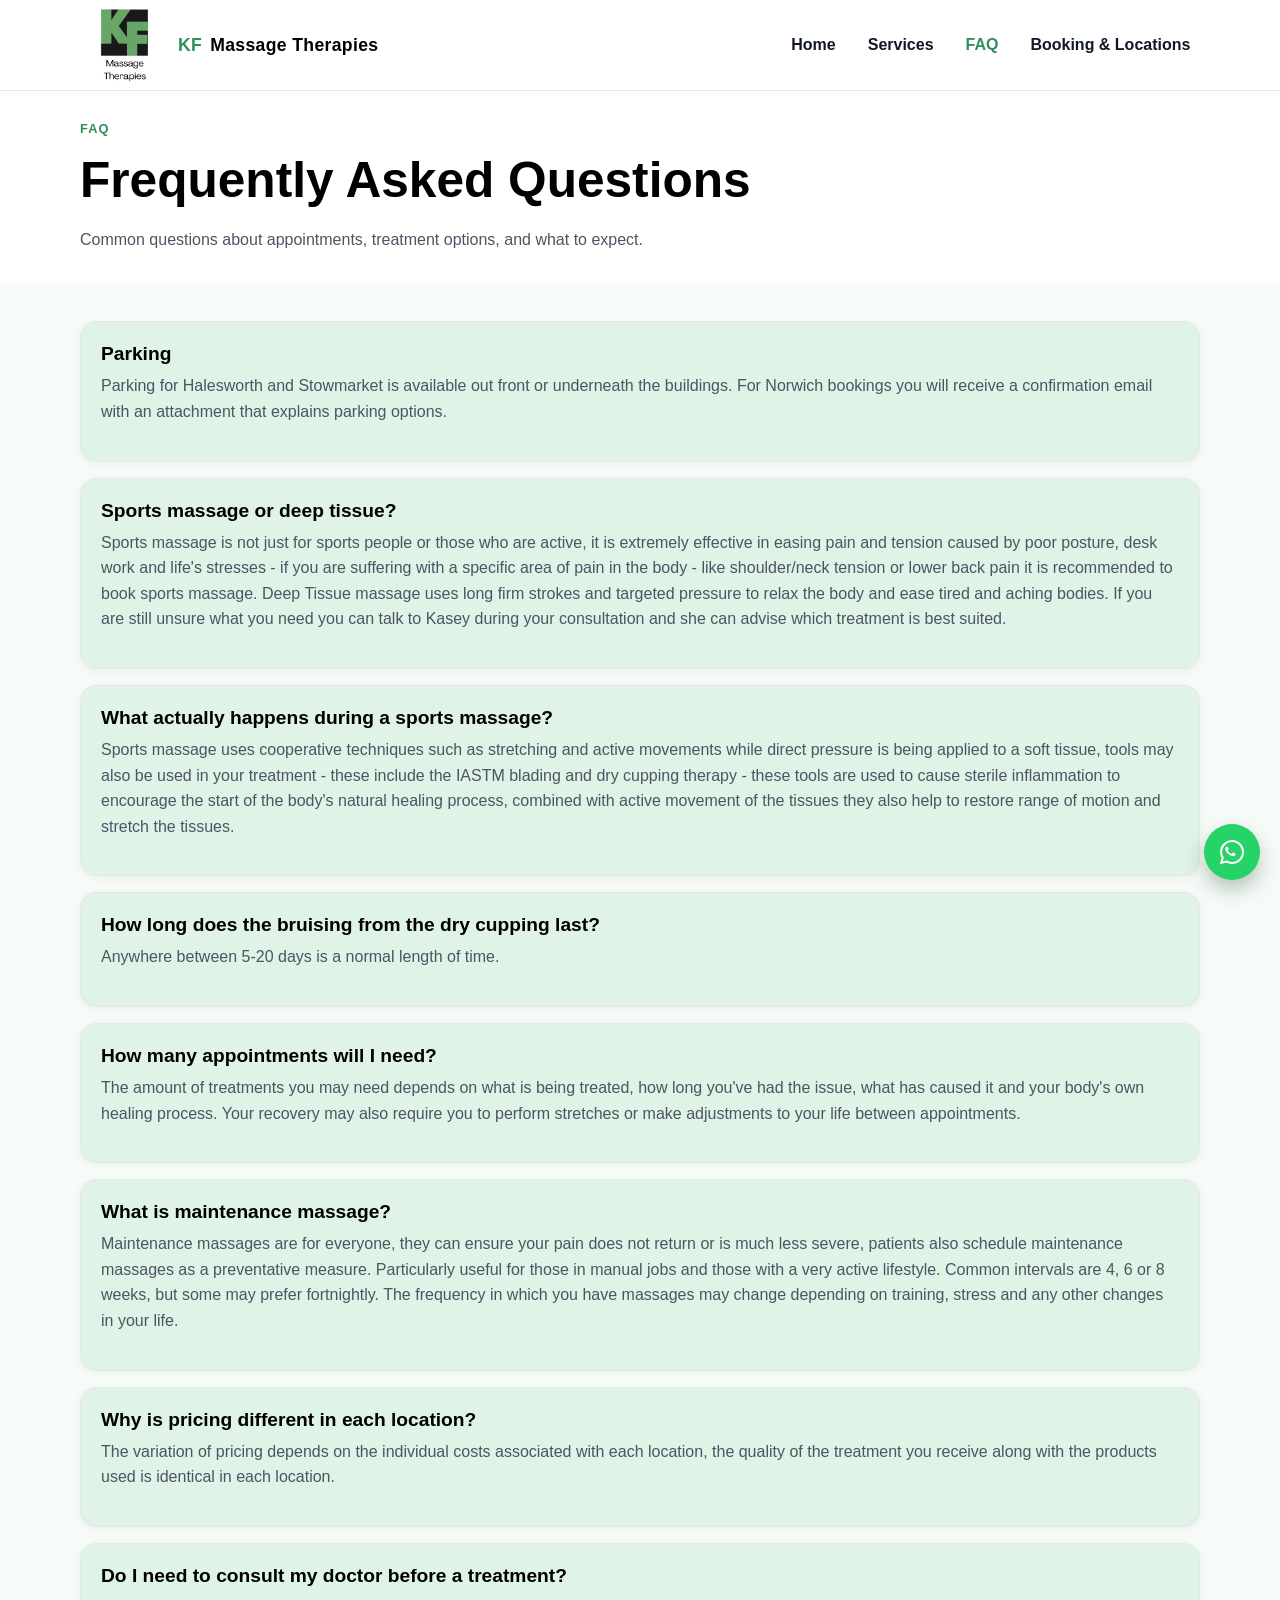
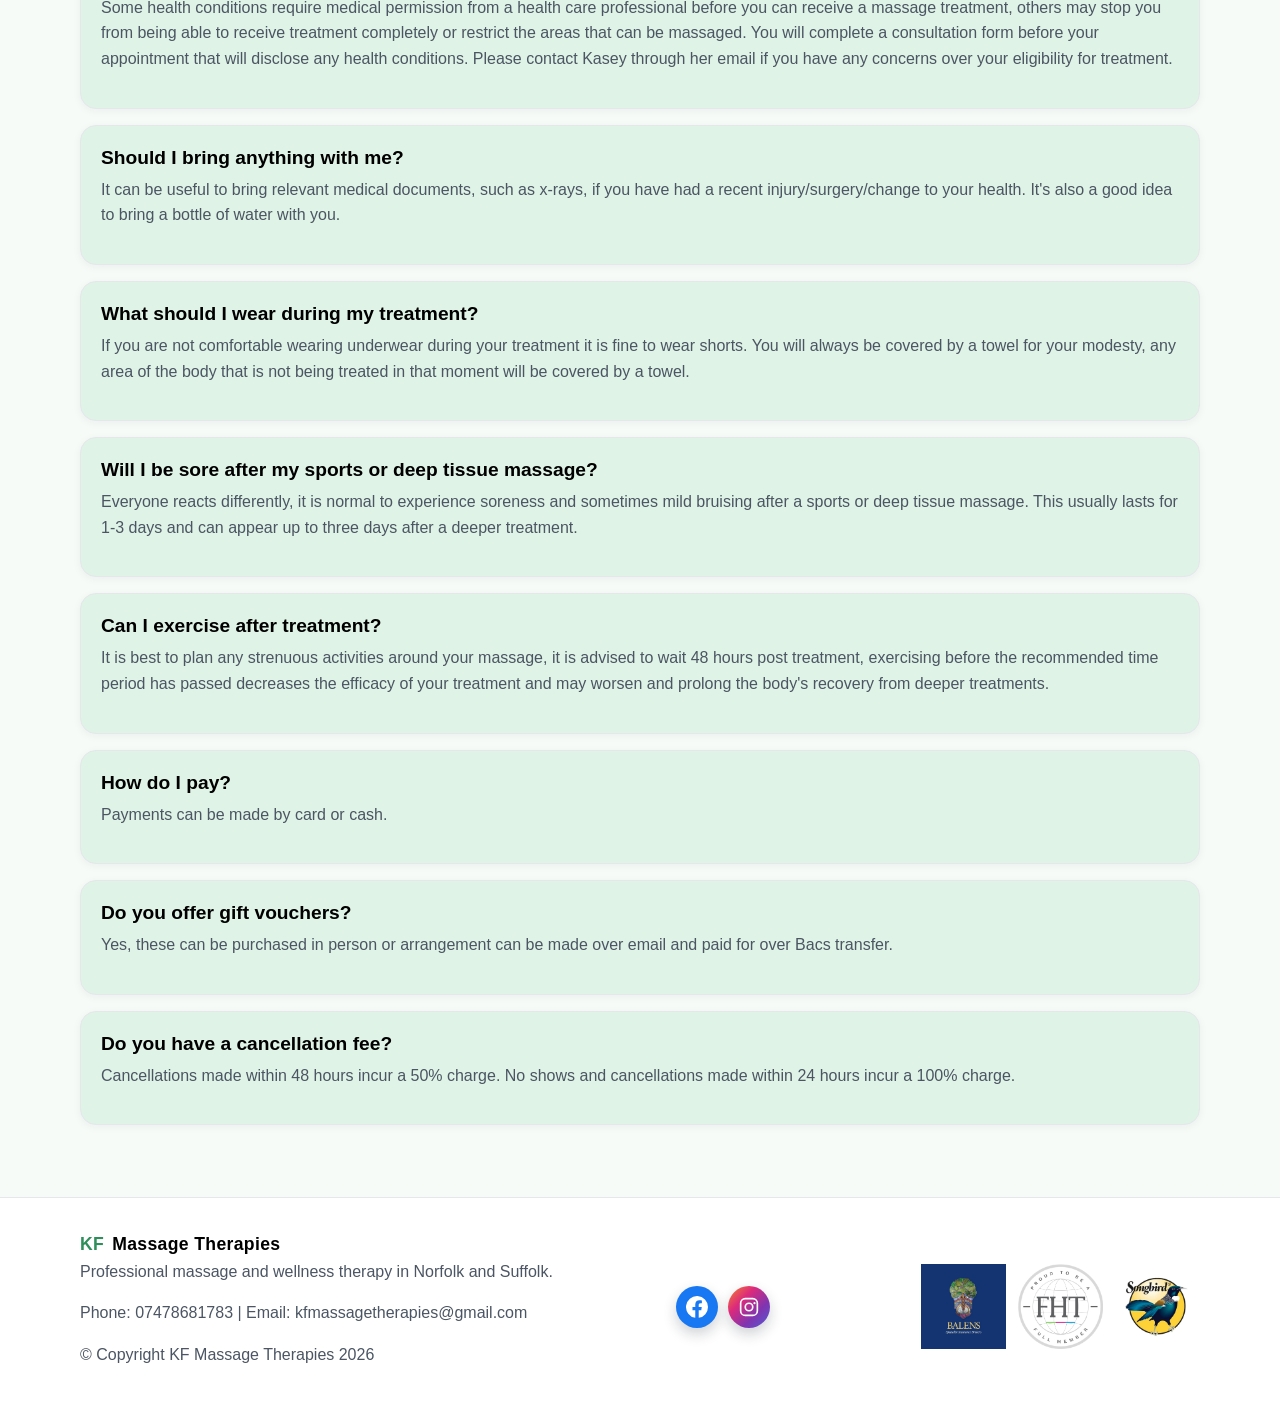
<file: faq.html>
<!doctype html>
<html lang="en-GB">
  <head>
    <meta charset="UTF-8" />
    <meta name="viewport" content="width=device-width, initial-scale=1.0" />
    <title>FAQ | KF Massage Therapies</title>
    <meta
      name="description"
      content="Frequently asked questions about treatments, booking, and appointments at KF Massage Therapies."
    />
    <link rel="canonical" href="https://kfmassagetherapies.co.uk/faq.html" />
    <link rel="icon" type="image/x-icon" href="favicon.ico" />
    <link rel="icon" type="image/svg+xml" href="favicon.svg" />
    <link rel="icon" type="image/png" sizes="96x96" href="favicon-96x96.png" />
    <link rel="apple-touch-icon" sizes="180x180" href="apple-touch-icon.png" />
    <link rel="manifest" href="site.webmanifest" />
    <meta property="og:type" content="website" />
    <meta property="og:site_name" content="KF Massage Therapies" />
    <meta property="og:title" content="FAQ | KF Massage Therapies" />
    <meta
      property="og:description"
      content="Frequently asked questions about treatments, booking, and appointments at KF Massage Therapies."
    />
    <meta property="og:url" content="https://kfmassagetherapies.co.uk/faq.html" />
    <meta
      property="og:image"
      content="https://kfmassagetherapies.co.uk/logo.jpg"
    />
    <meta name="twitter:card" content="summary_large_image" />
    <meta name="twitter:title" content="FAQ | KF Massage Therapies" />
    <meta
      name="twitter:description"
      content="Frequently asked questions about treatments, booking, and appointments at KF Massage Therapies."
    />
    <meta
      name="twitter:image"
      content="https://kfmassagetherapies.co.uk/logo.jpg"
    />
    <link rel="stylesheet" href="styles.css" />
  </head>
  <body>
    <header class="site-header">
      <div class="container nav-wrap">
        <a class="logo" href="index.html"
          ><img class="logo-mark" src="logo.jpg" alt="KF Massage Therapies logo" />
          <span class="brand-kf">KF</span> <span class="brand-name">Massage Therapies</span></a
        >
        <button class="menu-toggle" aria-label="Toggle navigation menu" aria-expanded="false">
          <span></span><span></span><span></span>
        </button>
        <ul class="nav-links">
          <li><a href="index.html">Home</a></li>
          
          <li class="nav-item-with-submenu">
            <a class="services-parent-link" href="services.html">Services</a>
            <ul class="submenu">
              <li><a href="sports-massage.html">Sports Massage</a></li>
              <li><a href="deep-tissue-massage.html">Deep Tissue Massage</a></li>
              <li><a href="indian-head-massage.html">Indian Head Massage</a></li>
              <li><a href="dry-cupping-therapy.html">Dry Cupping Therapy</a></li>
              <li><a href="lymphoedema-management.html">Lymphoedema Management</a></li>
              <li><a href="traditional-thai-foot-massage.html">Traditional Thai Foot Massage</a></li>
            </ul>
          </li>
          <li><a class="active" href="faq.html">FAQ</a></li>
          <li><a href="contact.html">Booking &amp; Locations</a></li>
        </ul>
      </div>
    </header>

    <main>
      <section class="hero">
        <div class="container">
          <span class="eyebrow reveal">FAQ</span>
          <h1 class="reveal">Frequently Asked Questions</h1>
          <p class="reveal">
            Common questions about appointments, treatment options, and what to expect.
          </p>
        </div>
      </section>

      <section class="section section-soft">
        <div class="container">
          <div class="grid">
            <article class="card reveal">
              <h3>Parking</h3>
              <p>
                Parking for Halesworth and Stowmarket is available out front or underneath the
                buildings. For Norwich bookings you will receive a confirmation email with an
                attachment that explains parking options.
              </p>
            </article>

            <article class="card reveal">
              <h3>Sports massage or deep tissue?</h3>
              <p>
                Sports massage is not just for sports people or those who are active, it is
                extremely effective in easing pain and tension caused by poor posture, desk work
                and life's stresses - if you are suffering with a specific area of pain in the body
                - like shoulder/neck tension or lower back pain it is recommended to book sports
                massage. Deep Tissue massage uses long firm strokes and targeted pressure to relax
                the body and ease tired and aching bodies. If you are still unsure what you need
                you can talk to Kasey during your consultation and she can advise which treatment is
                best suited.
              </p>
            </article>

            <article class="card reveal">
              <h3>What actually happens during a sports massage?</h3>
              <p>
                Sports massage uses cooperative techniques such as stretching and active movements
                while direct pressure is being applied to a soft tissue, tools may also be used in
                your treatment - these include the IASTM blading and dry cupping therapy - these
                tools are used to cause sterile inflammation to encourage the start of the body's
                natural healing process, combined with active movement of the tissues they also help
                to restore range of motion and stretch the tissues.
              </p>
            </article>

            <article class="card reveal">
              <h3>How long does the bruising from the dry cupping last?</h3>
              <p>Anywhere between 5-20 days is a normal length of time.</p>
            </article>

            <article class="card reveal">
              <h3>How many appointments will I need?</h3>
              <p>
                The amount of treatments you may need depends on what is being treated, how long
                you've had the issue, what has caused it and your body's own healing process. Your
                recovery may also require you to perform stretches or make adjustments to your life
                between appointments.
              </p>
            </article>

            <article class="card reveal">
              <h3>What is maintenance massage?</h3>
              <p>
                Maintenance massages are for everyone, they can ensure your pain does not return or
                is much less severe, patients also schedule maintenance massages as a preventative
                measure. Particularly useful for those in manual jobs and those with a very active
                lifestyle. Common intervals are 4, 6 or 8 weeks, but some may prefer fortnightly.
                The frequency in which you have massages may change depending on training, stress
                and any other changes in your life.
              </p>
            </article>

            <article class="card reveal">
              <h3>Why is pricing different in each location?</h3>
              <p>
                The variation of pricing depends on the individual costs associated with each
                location, the quality of the treatment you receive along with the products used is
                identical in each location.
              </p>
            </article>

            <article class="card reveal">
              <h3>Do I need to consult my doctor before a treatment?</h3>
              <p>
                Some health conditions require medical permission from a health care professional
                before you can receive a massage treatment, others may stop you from being able to
                receive treatment completely or restrict the areas that can be massaged. You will
                complete a consultation form before your appointment that will disclose any health
                conditions. Please contact Kasey through her email if you have any concerns over
                your eligibility for treatment.
              </p>
            </article>

            <article class="card reveal">
              <h3>Should I bring anything with me?</h3>
              <p>
                It can be useful to bring relevant medical documents, such as x-rays, if you have
                had a recent injury/surgery/change to your health. It's also a good idea to bring a
                bottle of water with you.
              </p>
            </article>

            <article class="card reveal">
              <h3>What should I wear during my treatment?</h3>
              <p>
                If you are not comfortable wearing underwear during your treatment it is fine to
                wear shorts. You will always be covered by a towel for your modesty, any area of
                the body that is not being treated in that moment will be covered by a towel.
              </p>
            </article>

            <article class="card reveal">
              <h3>Will I be sore after my sports or deep tissue massage?</h3>
              <p>
                Everyone reacts differently, it is normal to experience soreness and sometimes mild
                bruising after a sports or deep tissue massage. This usually lasts for 1-3 days and
                can appear up to three days after a deeper treatment.
              </p>
            </article>

            <article class="card reveal">
              <h3>Can I exercise after treatment?</h3>
              <p>
                It is best to plan any strenuous activities around your massage, it is advised to
                wait 48 hours post treatment, exercising before the recommended time period has
                passed decreases the efficacy of your treatment and may worsen and prolong the
                body's recovery from deeper treatments.
              </p>
            </article>

            <article class="card reveal">
              <h3>How do I pay?</h3>
              <p>Payments can be made by card or cash.</p>
            </article>

            <article class="card reveal">
              <h3>Do you offer gift vouchers?</h3>
              <p>
                Yes, these can be purchased in person or arrangement can be made over email and
                paid for over Bacs transfer.
              </p>
            </article>

            <article class="card reveal">
              <h3>Do you have a cancellation fee?</h3>
              <p>
                Cancellations made within 48 hours incur a 50% charge. No shows and cancellations
                made within 24 hours incur a 100% charge.
              </p>
            </article>
          </div>
        </div>
      </section>
    </main>

    <footer class="site-footer">
      <div class="container footer-grid">
        <div>
          <a class="logo" href="index.html"
            ><span class="brand-kf">KF</span> <span class="brand-name">Massage Therapies</span></a
          >
          <p>Professional massage and wellness therapy in Norfolk and Suffolk.</p>
          <p>Phone: 07478681783 | Email: kfmassagetherapies@gmail.com</p>
          <p>&copy; Copyright KF Massage Therapies 2026</p>
        </div>
        <div class="footer-social">
          <a
            class="social-link facebook"
            href="https://www.facebook.com/KFMassageTherapies/"
            target="_blank"
            rel="noopener noreferrer"
            aria-label="Visit KF Massage Therapies on Facebook"
          >
            <svg viewBox="0 0 24 24" aria-hidden="true" focusable="false">
              <path
                fill="currentColor"
                d="M24 12a12 12 0 1 0-13.88 11.86v-8.39H7.08V12h3.04V9.36c0-3 1.79-4.66 4.53-4.66 1.31 0 2.68.23 2.68.23v2.95h-1.51c-1.49 0-1.95.93-1.95 1.87V12h3.32l-.53 3.47h-2.79v8.39A12 12 0 0 0 24 12z"
              ></path>
            </svg>
          </a>
          <a
            class="social-link instagram"
            href="https://www.instagram.com/kfmassagetherapies"
            target="_blank"
            rel="noopener noreferrer"
            aria-label="Visit KF Massage Therapies on Instagram"
          >
            <svg viewBox="0 0 24 24" aria-hidden="true" focusable="false">
              <path
                fill="currentColor"
                d="M7.75 2h8.5A5.75 5.75 0 0 1 22 7.75v8.5A5.75 5.75 0 0 1 16.25 22h-8.5A5.75 5.75 0 0 1 2 16.25v-8.5A5.75 5.75 0 0 1 7.75 2zm0 1.8A3.95 3.95 0 0 0 3.8 7.75v8.5a3.95 3.95 0 0 0 3.95 3.95h8.5a3.95 3.95 0 0 0 3.95-3.95v-8.5a3.95 3.95 0 0 0-3.95-3.95h-8.5z"
              ></path>
              <path
                fill="currentColor"
                d="M12 7a5 5 0 1 1 0 10 5 5 0 0 1 0-10zm0 1.8A3.2 3.2 0 1 0 12 15.2 3.2 3.2 0 0 0 12 8.8zM18 6.6a1.2 1.2 0 1 1 0 2.4 1.2 1.2 0 0 1 0-2.4z"
              ></path>
            </svg>
          </a>
        </div>
        <div class="footer-badges">
          <img src="balenslogo.webp" alt="Balens logo" />
          <img src="fhtlogo.png" alt="FHT logo" />
          <img src="songbirdlogo.webp" alt="Songbird logo" />
        </div>
      </div>
    </footer>

    <script src="script.js"></script>
  </body>
</html>
</file>
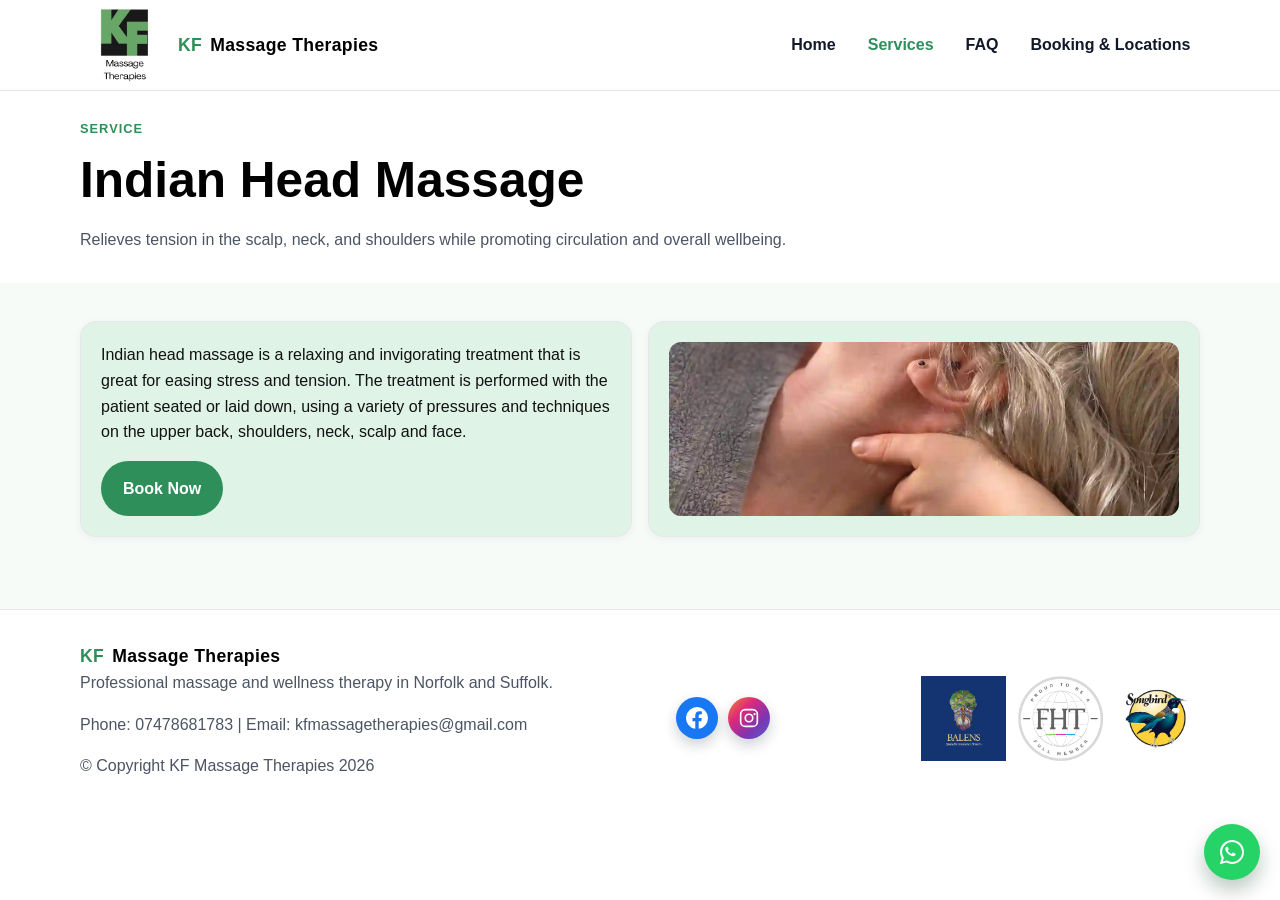
<file: indian-head-massage.html>
<!doctype html>
<html lang="en-GB">
  <head><meta charset="UTF-8" /><meta name="viewport" content="width=device-width, initial-scale=1.0" /><title>Indian Head Massage | KF Massage Therapies</title><meta name="description" content="Indian Head Massage at KF Massage Therapies in Norwich and Halesworth." /><link rel="canonical" href="https://kfmassagetherapies.co.uk/indian-head-massage.html" /><link rel="icon" type="image/x-icon" href="favicon.ico" /><link rel="icon" type="image/svg+xml" href="favicon.svg" /><link rel="icon" type="image/png" sizes="96x96" href="favicon-96x96.png" /><link rel="apple-touch-icon" sizes="180x180" href="apple-touch-icon.png" /><link rel="manifest" href="site.webmanifest" /><link rel="stylesheet" href="styles.css" /></head>
  <body>
    <header class="site-header"><div class="container nav-wrap"><a class="logo" href="index.html"><img class="logo-mark" src="logo.jpg" alt="KF Massage Therapies logo" /><span class="brand-kf">KF</span> <span class="brand-name">Massage Therapies</span></a><button class="menu-toggle" aria-label="Toggle navigation menu" aria-expanded="false"><span></span><span></span><span></span></button><ul class="nav-links"><li><a href="index.html">Home</a></li><li class="nav-item-with-submenu"><a class="services-parent-link active" href="services.html">Services</a><ul class="submenu"><li><a href="sports-massage.html">Sports Massage</a></li><li><a href="deep-tissue-massage.html">Deep Tissue Massage</a></li><li><a href="indian-head-massage.html">Indian Head Massage</a></li><li><a href="dry-cupping-therapy.html">Dry Cupping Therapy</a></li><li><a href="lymphoedema-management.html">Lymphoedema Management</a></li><li><a href="traditional-thai-foot-massage.html">Traditional Thai Foot Massage</a></li></ul></li><li><a href="faq.html">FAQ</a></li><li><a href="contact.html">Booking &amp; Locations</a></li></ul></div></header>
    <main><section class="hero"><div class="container"><span class="eyebrow reveal">Service</span><h1 class="reveal">Indian Head Massage</h1><p class="reveal">Relieves tension in the scalp, neck, and shoulders while promoting circulation and overall wellbeing.</p></div></section><section class="section section-soft">
        <div class="container grid grid-2 lymphoedema-layout">
          <article class="card reveal lymphoedema-copy">
            <p>Indian head massage is a relaxing and invigorating treatment that is great for easing stress and tension. The treatment is performed with the patient seated or laid down, using a variety of pressures and techniques on the upper back, shoulders, neck, scalp and face.</p><a class="btn btn-primary" href="contact.html">Book Now</a></article><aside class="card reveal lymphoedema-media"><div class="lymphoedema-media-frame"><img src="images/indian-head-massage.webp" alt="Indian head massage treatment" /></div></aside></div></section></main>
    <footer class="site-footer"><div class="container footer-grid"><div><a class="logo" href="index.html"><span class="brand-kf">KF</span> <span class="brand-name">Massage Therapies</span></a><p>Professional massage and wellness therapy in Norfolk and Suffolk.</p><p>Phone: 07478681783 | Email: kfmassagetherapies@gmail.com</p><p>&copy; Copyright KF Massage Therapies 2026</p></div><div class="footer-social"><a class="social-link facebook" href="https://www.facebook.com/KFMassageTherapies/" target="_blank" rel="noopener noreferrer" aria-label="Visit KF Massage Therapies on Facebook"><svg viewBox="0 0 24 24" aria-hidden="true" focusable="false"><path fill="currentColor" d="M24 12a12 12 0 1 0-13.88 11.86v-8.39H7.08V12h3.04V9.36c0-3 1.79-4.66 4.53-4.66 1.31 0 2.68.23 2.68.23v2.95h-1.51c-1.49 0-1.95.93-1.95 1.87V12h3.32l-.53 3.47h-2.79v8.39A12 12 0 0 0 24 12z"></path></svg></a><a class="social-link instagram" href="https://www.instagram.com/kfmassagetherapies" target="_blank" rel="noopener noreferrer" aria-label="Visit KF Massage Therapies on Instagram"><svg viewBox="0 0 24 24" aria-hidden="true" focusable="false"><path fill="currentColor" d="M7.75 2h8.5A5.75 5.75 0 0 1 22 7.75v8.5A5.75 5.75 0 0 1 16.25 22h-8.5A5.75 5.75 0 0 1 2 16.25v-8.5A5.75 5.75 0 0 1 7.75 2zm0 1.8A3.95 3.95 0 0 0 3.8 7.75v8.5a3.95 3.95 0 0 0 3.95 3.95h8.5a3.95 3.95 0 0 0 3.95-3.95v-8.5a3.95 3.95 0 0 0-3.95-3.95h-8.5z"></path><path fill="currentColor" d="M12 7a5 5 0 1 1 0 10 5 5 0 0 1 0-10zm0 1.8A3.2 3.2 0 1 0 12 15.2 3.2 3.2 0 0 0 12 8.8zM18 6.6a1.2 1.2 0 1 1 0 2.4 1.2 1.2 0 0 1 0-2.4z"></path></svg></a></div><div class="footer-badges"><img src="balenslogo.webp" alt="Balens logo" /><img src="fhtlogo.png" alt="FHT logo" /><img src="songbirdlogo.webp" alt="Songbird logo" /></div></div></footer>
    <script src="script.js"></script>
  </body>
</html>
</file>
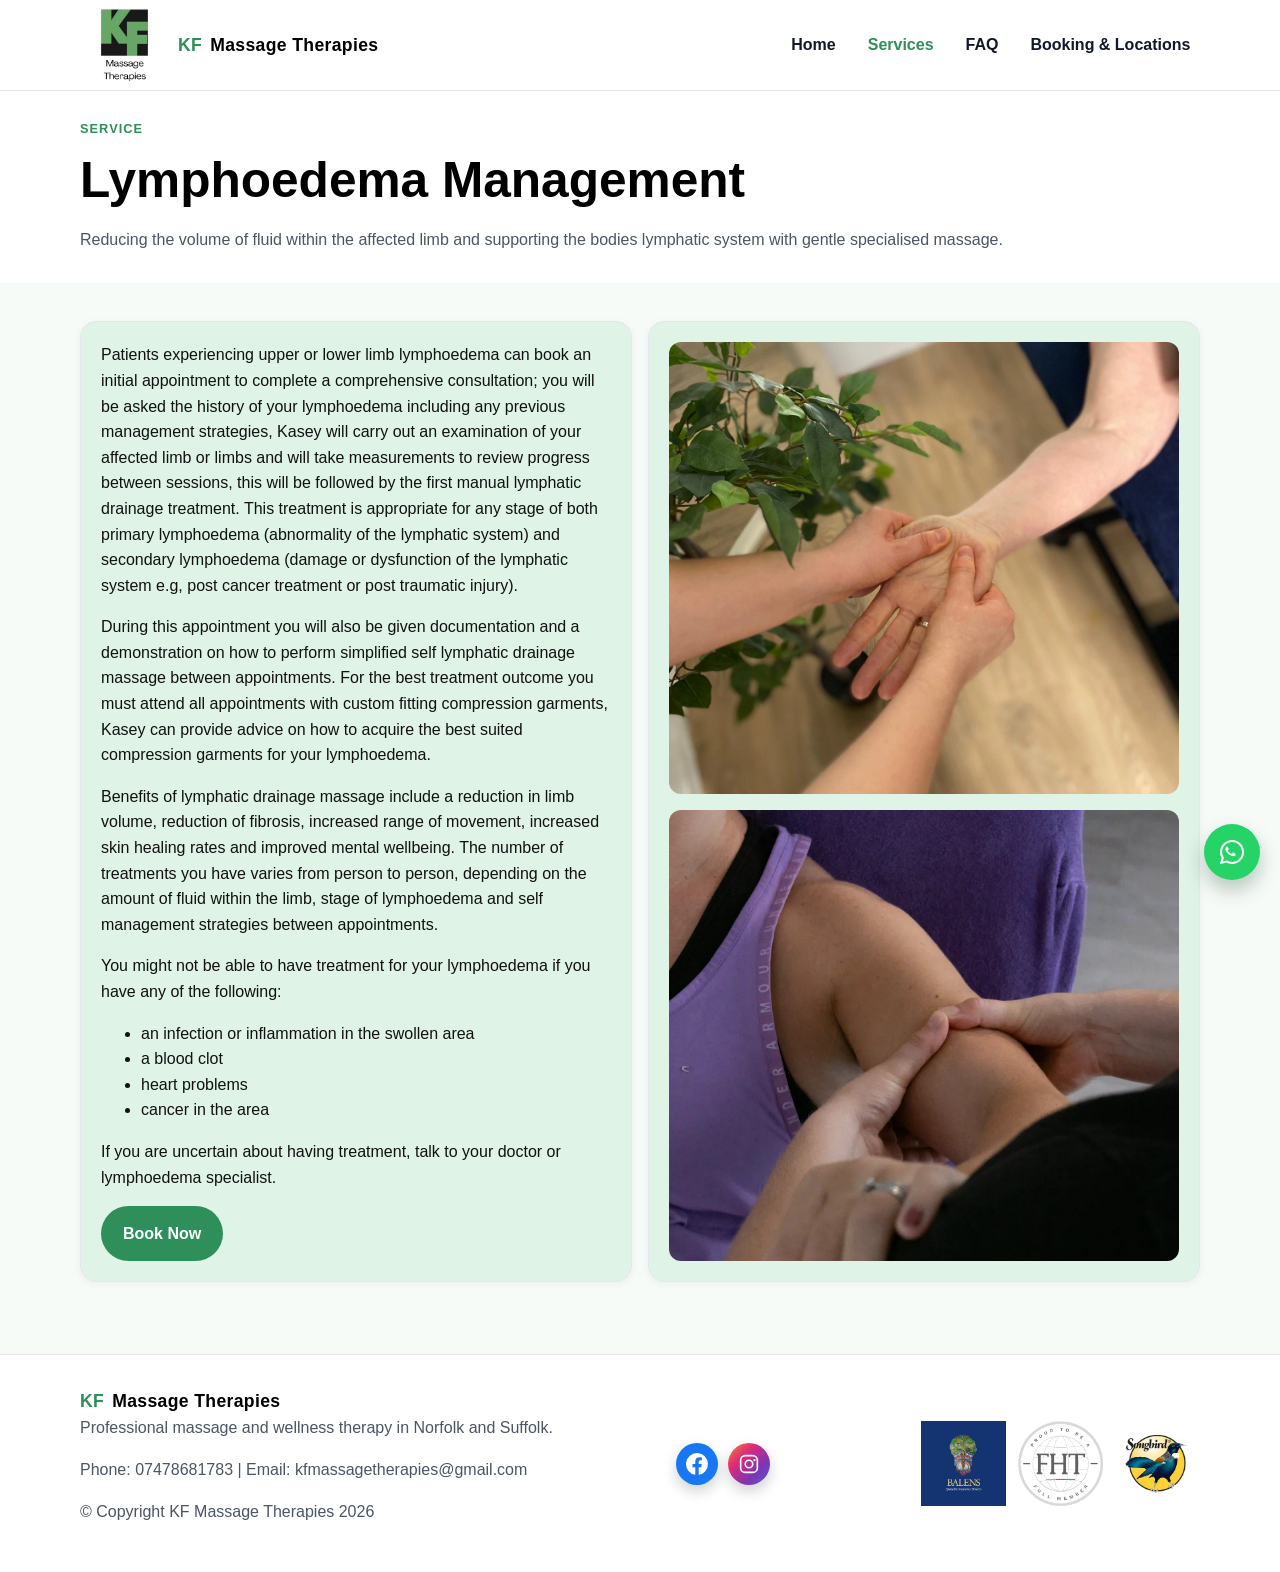
<file: lymphoedema-management.html>
<!doctype html>
<html lang="en-GB">
  <head><meta charset="UTF-8" /><meta name="viewport" content="width=device-width, initial-scale=1.0" /><title>Lymphoedema Management | KF Massage Therapies</title><meta name="description" content="Lymphoedema Management at KF Massage Therapies in Norwich and Halesworth." /><link rel="canonical" href="https://kfmassagetherapies.co.uk/lymphoedema-management.html" /><link rel="icon" type="image/x-icon" href="favicon.ico" /><link rel="icon" type="image/svg+xml" href="favicon.svg" /><link rel="icon" type="image/png" sizes="96x96" href="favicon-96x96.png" /><link rel="apple-touch-icon" sizes="180x180" href="apple-touch-icon.png" /><link rel="manifest" href="site.webmanifest" /><link rel="stylesheet" href="styles.css" /></head>
  <body>
    <header class="site-header"><div class="container nav-wrap"><a class="logo" href="index.html"><img class="logo-mark" src="logo.jpg" alt="KF Massage Therapies logo" /><span class="brand-kf">KF</span> <span class="brand-name">Massage Therapies</span></a><button class="menu-toggle" aria-label="Toggle navigation menu" aria-expanded="false"><span></span><span></span><span></span></button><ul class="nav-links"><li><a href="index.html">Home</a></li><li class="nav-item-with-submenu"><a class="services-parent-link active" href="services.html">Services</a><ul class="submenu"><li><a href="sports-massage.html">Sports Massage</a></li><li><a href="deep-tissue-massage.html">Deep Tissue Massage</a></li><li><a href="indian-head-massage.html">Indian Head Massage</a></li><li><a href="dry-cupping-therapy.html">Dry Cupping Therapy</a></li><li><a href="lymphoedema-management.html">Lymphoedema Management</a></li><li><a href="traditional-thai-foot-massage.html">Traditional Thai Foot Massage</a></li></ul></li><li><a href="faq.html">FAQ</a></li><li><a href="contact.html">Booking &amp; Locations</a></li></ul></div></header>
    <main><section class="hero"><div class="container"><span class="eyebrow reveal">Service</span><h1 class="reveal">Lymphoedema Management</h1><p class="reveal">Reducing the volume of fluid within the affected limb and supporting the bodies lymphatic system with gentle specialised massage.</p></div></section><section class="section section-soft"><div class="container grid grid-2 lymphoedema-layout"><article class="card reveal lymphoedema-copy"><p>Patients experiencing upper or lower limb lymphoedema can book an initial appointment to complete a comprehensive consultation; you will be asked the history of your lymphoedema including any previous management strategies, Kasey will carry out an examination of your affected limb or limbs and will take measurements to review progress between sessions, this will be followed by the first manual lymphatic drainage treatment. This treatment is appropriate for any stage of both primary lymphoedema (abnormality of the lymphatic system) and secondary lymphoedema (damage or dysfunction of the lymphatic system e.g, post cancer treatment or post traumatic injury).</p><p>During this appointment you will also be given documentation and a demonstration on how to perform simplified self lymphatic drainage massage between appointments. For the best treatment outcome you must attend all appointments with custom fitting compression garments, Kasey can provide advice on how to acquire the best suited compression garments for your lymphoedema.</p><p>Benefits of lymphatic drainage massage include a reduction in limb volume, reduction of fibrosis, increased range of movement, increased skin healing rates and improved mental wellbeing. The number of treatments you have varies from person to person, depending on the amount of fluid within the limb, stage of lymphoedema and self management strategies between appointments.</p><p>You might not be able to have treatment for your lymphoedema if you have any of the following:</p><ul><li>an infection or inflammation in the swollen area</li><li>a blood clot</li><li>heart problems</li><li>cancer in the area</li></ul><p>If you are uncertain about having treatment, talk to your doctor or lymphoedema specialist.</p><a class="btn btn-primary" href="contact.html">Book Now</a></article><aside class="card reveal lymphoedema-media"><div class="lymphoedema-media-frame"><img src="images/lymphoedema-management-norwich.webp" alt="Lymphoedema management treatment in Norwich" /></div><div class="lymphoedema-media-frame"><img src="images/lymphoedema-lymphatic-drainage.webp" alt="Lymphoedema lymphatic drainage treatment" /></div></aside></div></section></main>
    <footer class="site-footer"><div class="container footer-grid"><div><a class="logo" href="index.html"><span class="brand-kf">KF</span> <span class="brand-name">Massage Therapies</span></a><p>Professional massage and wellness therapy in Norfolk and Suffolk.</p><p>Phone: 07478681783 | Email: kfmassagetherapies@gmail.com</p><p>&copy; Copyright KF Massage Therapies 2026</p></div><div class="footer-social"><a class="social-link facebook" href="https://www.facebook.com/KFMassageTherapies/" target="_blank" rel="noopener noreferrer" aria-label="Visit KF Massage Therapies on Facebook"><svg viewBox="0 0 24 24" aria-hidden="true" focusable="false"><path fill="currentColor" d="M24 12a12 12 0 1 0-13.88 11.86v-8.39H7.08V12h3.04V9.36c0-3 1.79-4.66 4.53-4.66 1.31 0 2.68.23 2.68.23v2.95h-1.51c-1.49 0-1.95.93-1.95 1.87V12h3.32l-.53 3.47h-2.79v8.39A12 12 0 0 0 24 12z"></path></svg></a><a class="social-link instagram" href="https://www.instagram.com/kfmassagetherapies" target="_blank" rel="noopener noreferrer" aria-label="Visit KF Massage Therapies on Instagram"><svg viewBox="0 0 24 24" aria-hidden="true" focusable="false"><path fill="currentColor" d="M7.75 2h8.5A5.75 5.75 0 0 1 22 7.75v8.5A5.75 5.75 0 0 1 16.25 22h-8.5A5.75 5.75 0 0 1 2 16.25v-8.5A5.75 5.75 0 0 1 7.75 2zm0 1.8A3.95 3.95 0 0 0 3.8 7.75v8.5a3.95 3.95 0 0 0 3.95 3.95h8.5a3.95 3.95 0 0 0 3.95-3.95v-8.5a3.95 3.95 0 0 0-3.95-3.95h-8.5z"></path><path fill="currentColor" d="M12 7a5 5 0 1 1 0 10 5 5 0 0 1 0-10zm0 1.8A3.2 3.2 0 1 0 12 15.2 3.2 3.2 0 0 0 12 8.8zM18 6.6a1.2 1.2 0 1 1 0 2.4 1.2 1.2 0 0 1 0-2.4z"></path></svg></a></div><div class="footer-badges"><img src="balenslogo.webp" alt="Balens logo" /><img src="fhtlogo.png" alt="FHT logo" /><img src="songbirdlogo.webp" alt="Songbird logo" /></div></div></footer>
    <script src="script.js"></script>
  </body>
</html>
</file>
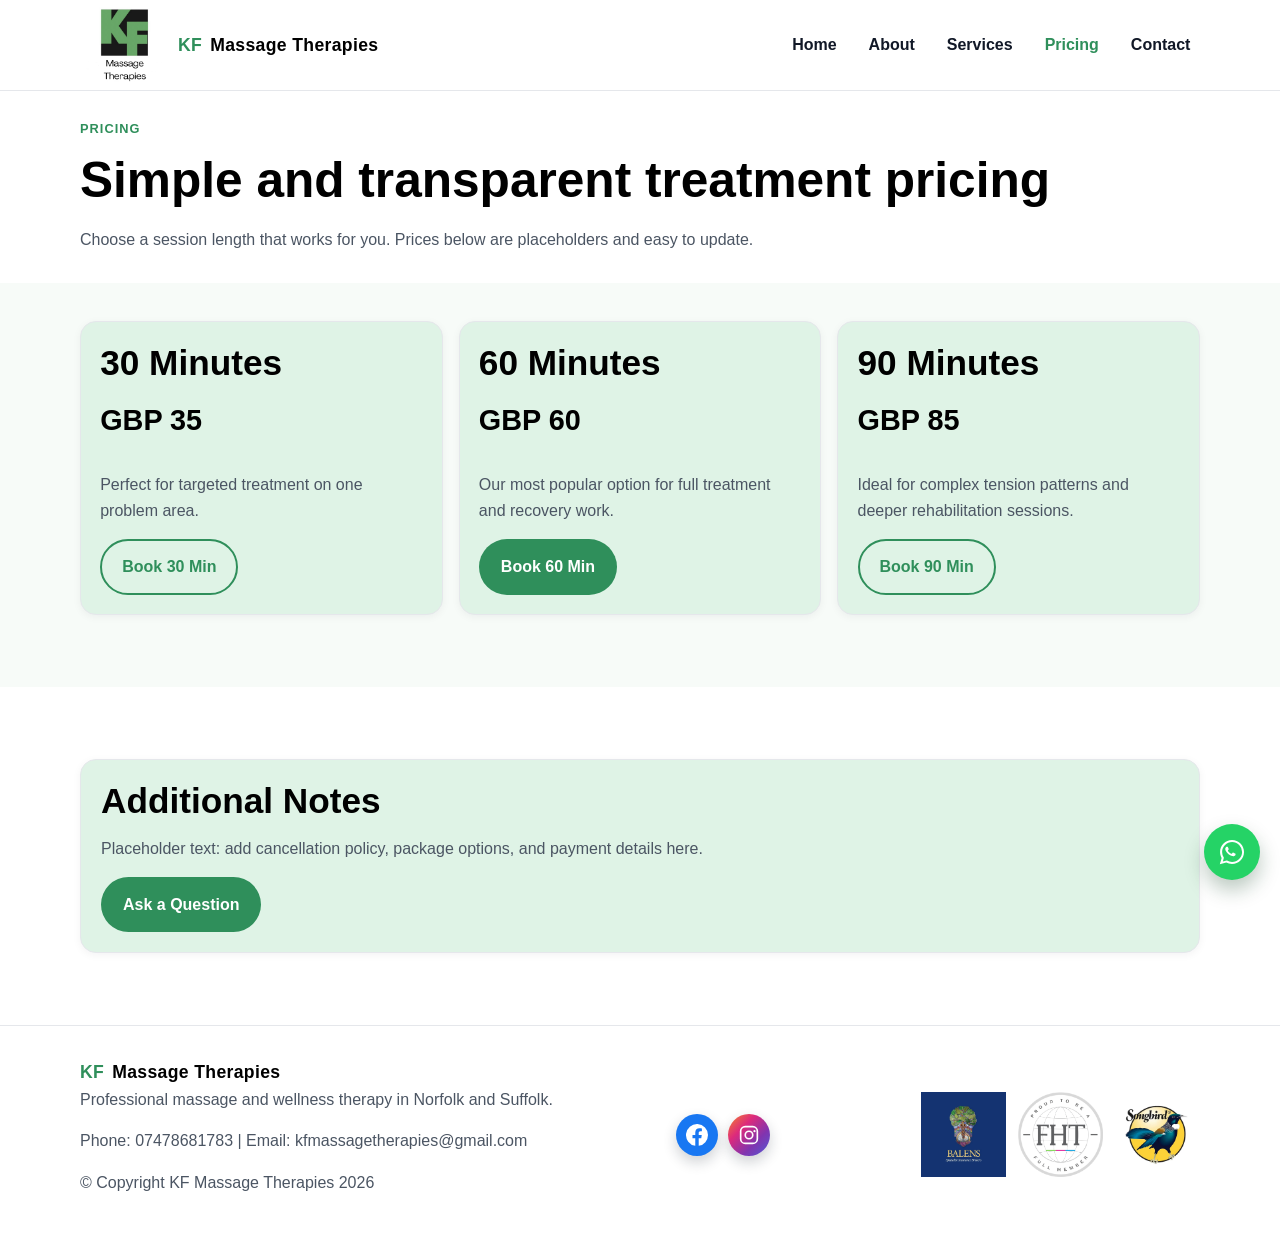
<file: pricing.html>
<!doctype html>
<html lang="en-GB">
  <head>
    <meta charset="UTF-8" />
    <meta name="viewport" content="width=device-width, initial-scale=1.0" />
    <title>Pricing | KF Massage Therapies</title>
    <meta
      name="description"
      content="View treatment durations and pricing options at KF Massage Therapies."
    />
    <link rel="canonical" href="https://kfmassagetherapies.co.uk/pricing.html" />
    <link rel="icon" type="image/x-icon" href="favicon.ico" />
    <link rel="icon" type="image/svg+xml" href="favicon.svg" />
    <link rel="icon" type="image/png" sizes="96x96" href="favicon-96x96.png" />
    <link rel="apple-touch-icon" sizes="180x180" href="apple-touch-icon.png" />
    <link rel="manifest" href="site.webmanifest" />
    <meta property="og:type" content="website" />
    <meta property="og:site_name" content="KF Massage Therapies" />
    <meta property="og:title" content="Pricing | KF Massage Therapies" />
    <meta
      property="og:description"
      content="View treatment durations and pricing options at KF Massage Therapies."
    />
    <meta property="og:url" content="https://kfmassagetherapies.co.uk/pricing.html" />
    <meta
      property="og:image"
      content="https://kfmassagetherapies.co.uk/apple-touch-icon.png"
    />
    <meta name="twitter:card" content="summary_large_image" />
    <meta name="twitter:title" content="Pricing | KF Massage Therapies" />
    <meta
      name="twitter:description"
      content="View treatment durations and pricing options at KF Massage Therapies."
    />
    <meta
      name="twitter:image"
      content="https://kfmassagetherapies.co.uk/apple-touch-icon.png"
    />
    <link rel="stylesheet" href="styles.css" />
  </head>
  <body>
    <header class="site-header">
      <div class="container nav-wrap">
        <a class="logo" href="index.html"
          ><img class="logo-mark" src="logo.jpg" alt="KF Massage Therapies logo" />
          <span class="brand-kf">KF</span> <span class="brand-name">Massage Therapies</span></a
        >
        <button class="menu-toggle" aria-label="Toggle navigation menu" aria-expanded="false">
          <span></span><span></span><span></span>
        </button>
        <ul class="nav-links">
          <li><a href="index.html">Home</a></li>
          <li><a href="about.html">About</a></li>
          <li class="nav-item-with-submenu">
            <a class="services-parent-link" href="services.html">Services</a>
            <ul class="submenu">
              <li><a href="sports-massage.html">Sports Massage</a></li>
              <li><a href="deep-tissue-massage.html">Deep Tissue Massage</a></li>
              <li><a href="indian-head-massage.html">Indian Head Massage</a></li>
              <li><a href="dry-cupping-therapy.html">Dry Cupping Therapy</a></li>
              <li><a href="lymphoedema-management.html">Lymphoedema Management</a></li>
              <li><a href="traditional-thai-foot-massage.html">Traditional Thai Foot Massage</a></li>
            </ul>
          </li>
          <li><a class="active" href="pricing.html">Pricing</a></li>
          <li><a href="contact.html">Contact</a></li>
        </ul>
      </div>
    </header>

    <main>
      <section class="hero">
        <div class="container">
          <span class="eyebrow reveal">Pricing</span>
          <h1 class="reveal">Simple and transparent treatment pricing</h1>
          <p class="reveal">
            Choose a session length that works for you. Prices below are placeholders and easy to
            update.
          </p>
        </div>
      </section>

      <section class="section section-soft">
        <div class="container pricing-table">
          <article class="price-card reveal">
            <h2>30 Minutes</h2>
            <p class="price">GBP 35</p>
            <p>Perfect for targeted treatment on one problem area.</p>
            <a class="btn btn-outline" href="contact.html">Book 30 Min</a>
          </article>
          <article class="price-card reveal">
            <h2>60 Minutes</h2>
            <p class="price">GBP 60</p>
            <p>Our most popular option for full treatment and recovery work.</p>
            <a class="btn btn-primary" href="contact.html">Book 60 Min</a>
          </article>
          <article class="price-card reveal">
            <h2>90 Minutes</h2>
            <p class="price">GBP 85</p>
            <p>Ideal for complex tension patterns and deeper rehabilitation sessions.</p>
            <a class="btn btn-outline" href="contact.html">Book 90 Min</a>
          </article>
        </div>
      </section>

      <section class="section">
        <div class="container card reveal">
          <h2>Additional Notes</h2>
          <p>
            Placeholder text: add cancellation policy, package options, and payment details here.
          </p>
          <a class="btn btn-primary" href="contact.html">Ask a Question</a>
        </div>
      </section>
    </main>

    <footer class="site-footer">
      <div class="container footer-grid">
        <div>
          <a class="logo" href="index.html"
            ><span class="brand-kf">KF</span> <span class="brand-name">Massage Therapies</span></a
          >
          <p>Professional massage and wellness therapy in Norfolk and Suffolk.</p>
          <p>Phone: 07478681783 | Email: kfmassagetherapies@gmail.com</p>
          <p>&copy; Copyright KF Massage Therapies 2026</p>
        </div>
        <div class="footer-social">
          <a
            class="social-link facebook"
            href="https://www.facebook.com/KFMassageTherapies/"
            target="_blank"
            rel="noopener noreferrer"
            aria-label="Visit KF Massage Therapies on Facebook"
          >
            <svg viewBox="0 0 24 24" aria-hidden="true" focusable="false">
              <path
                fill="currentColor"
                d="M24 12a12 12 0 1 0-13.88 11.86v-8.39H7.08V12h3.04V9.36c0-3 1.79-4.66 4.53-4.66 1.31 0 2.68.23 2.68.23v2.95h-1.51c-1.49 0-1.95.93-1.95 1.87V12h3.32l-.53 3.47h-2.79v8.39A12 12 0 0 0 24 12z"
              ></path>
            </svg>
          </a>
          <a
            class="social-link instagram"
            href="https://www.instagram.com/kfmassagetherapies"
            target="_blank"
            rel="noopener noreferrer"
            aria-label="Visit KF Massage Therapies on Instagram"
          >
            <svg viewBox="0 0 24 24" aria-hidden="true" focusable="false">
              <path
                fill="currentColor"
                d="M7.75 2h8.5A5.75 5.75 0 0 1 22 7.75v8.5A5.75 5.75 0 0 1 16.25 22h-8.5A5.75 5.75 0 0 1 2 16.25v-8.5A5.75 5.75 0 0 1 7.75 2zm0 1.8A3.95 3.95 0 0 0 3.8 7.75v8.5a3.95 3.95 0 0 0 3.95 3.95h8.5a3.95 3.95 0 0 0 3.95-3.95v-8.5a3.95 3.95 0 0 0-3.95-3.95h-8.5z"
              ></path>
              <path
                fill="currentColor"
                d="M12 7a5 5 0 1 1 0 10 5 5 0 0 1 0-10zm0 1.8A3.2 3.2 0 1 0 12 15.2 3.2 3.2 0 0 0 12 8.8zM18 6.6a1.2 1.2 0 1 1 0 2.4 1.2 1.2 0 0 1 0-2.4z"
              ></path>
            </svg>
          </a>
        </div>
        <div class="footer-badges">
          <img src="balenslogo.webp" alt="Balens logo" />
          <img src="fhtlogo.png" alt="FHT logo" />
          <img src="songbirdlogo.webp" alt="Songbird logo" />
        </div>
      </div>
    </footer>

    <script src="script.js"></script>
  </body>
</html>
</file>
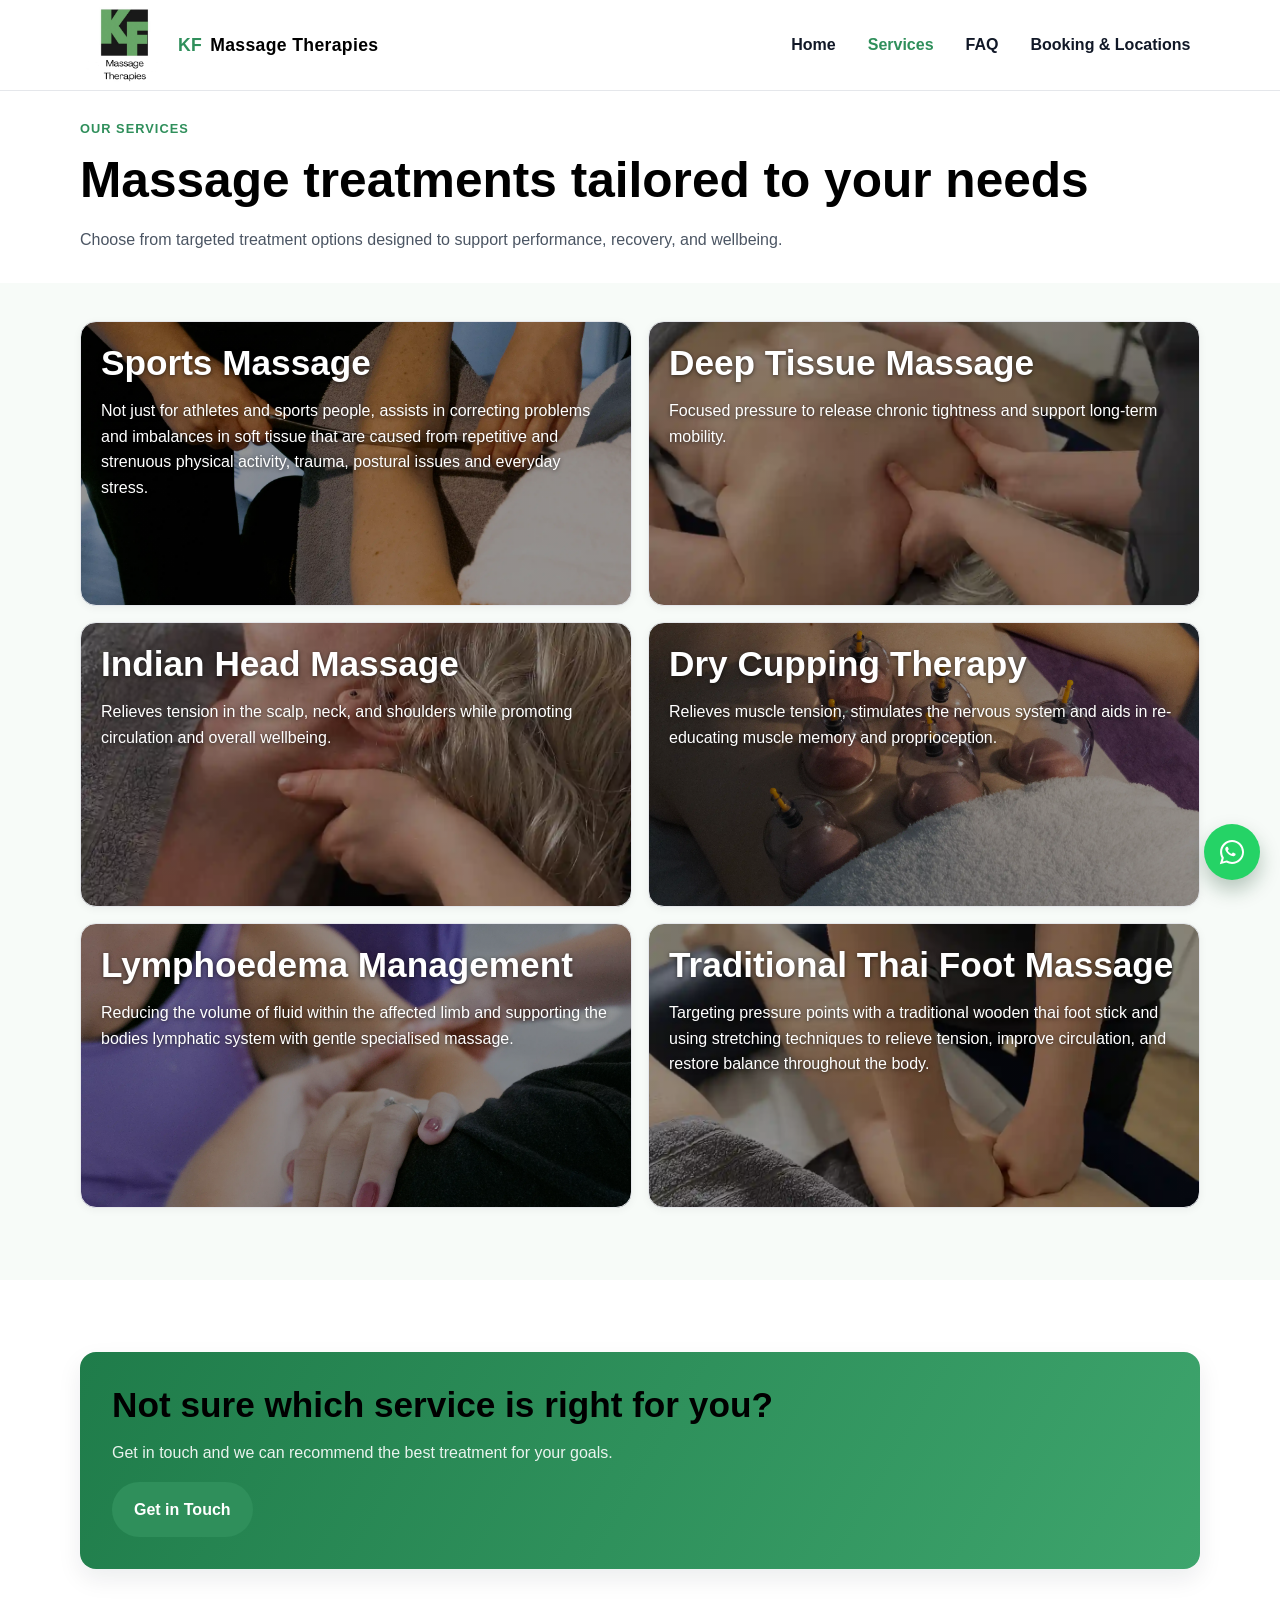
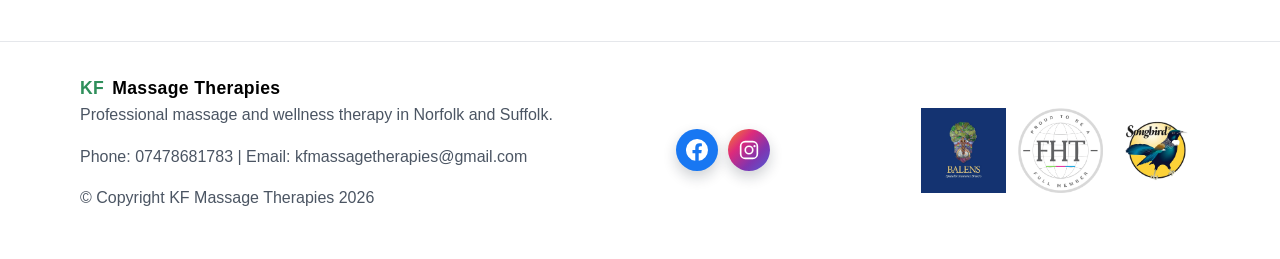
<file: services.html>
<!doctype html>
<html lang="en-GB">
  <head>
    <meta charset="UTF-8" />
    <meta name="viewport" content="width=device-width, initial-scale=1.0" />
    <title>Services | KF Massage Therapies</title>
    <meta
      name="description"
      content="Explore massage therapy services at KF Massage Therapies including sports massage, deep tissue, relaxation, and injury rehabilitation."
    />
    <link rel="canonical" href="https://kfmassagetherapies.co.uk/services.html" />
    <link rel="icon" type="image/x-icon" href="favicon.ico" />
    <link rel="icon" type="image/svg+xml" href="favicon.svg" />
    <link rel="icon" type="image/png" sizes="96x96" href="favicon-96x96.png" />
    <link rel="apple-touch-icon" sizes="180x180" href="apple-touch-icon.png" />
    <link rel="manifest" href="site.webmanifest" />
    <meta property="og:type" content="website" />
    <meta property="og:site_name" content="KF Massage Therapies" />
    <meta property="og:title" content="Services | KF Massage Therapies" />
    <meta
      property="og:description"
      content="Explore massage therapy services at KF Massage Therapies including sports massage, deep tissue, relaxation, and injury rehabilitation."
    />
    <meta property="og:url" content="https://kfmassagetherapies.co.uk/services.html" />
    <meta
      property="og:image"
      content="https://kfmassagetherapies.co.uk/logo.jpg"
    />
    <meta name="twitter:card" content="summary_large_image" />
    <meta name="twitter:title" content="Services | KF Massage Therapies" />
    <meta
      name="twitter:description"
      content="Explore massage therapy services at KF Massage Therapies including sports massage, deep tissue, relaxation, and injury rehabilitation."
    />
    <meta
      name="twitter:image"
      content="https://kfmassagetherapies.co.uk/logo.jpg"
    />
    <link rel="stylesheet" href="styles.css" />
  </head>
  <body class="services-page">
    <header class="site-header">
      <div class="container nav-wrap">
        <a class="logo" href="index.html"
          ><img class="logo-mark" src="logo.jpg" alt="KF Massage Therapies logo" />
          <span class="brand-kf">KF</span> <span class="brand-name">Massage Therapies</span></a
        >
        <button class="menu-toggle" aria-label="Toggle navigation menu" aria-expanded="false">
          <span></span><span></span><span></span>
        </button>
        <ul class="nav-links">
          <li><a href="index.html">Home</a></li>
          <li class="nav-item-with-submenu">
            <a class="services-parent-link active" href="services.html">Services</a>
            <ul class="submenu">
              <li><a href="sports-massage.html">Sports Massage</a></li>
              <li><a href="deep-tissue-massage.html">Deep Tissue Massage</a></li>
              <li><a href="indian-head-massage.html">Indian Head Massage</a></li>
              <li><a href="dry-cupping-therapy.html">Dry Cupping Therapy</a></li>
              <li><a href="lymphoedema-management.html">Lymphoedema Management</a></li>
              <li><a href="traditional-thai-foot-massage.html">Traditional Thai Foot Massage</a></li>
            </ul>
          </li>
          <li><a href="faq.html">FAQ</a></li>
          <li><a href="contact.html">Booking &amp; Locations</a></li>
        </ul>
      </div>
    </header>

    <main>
      <section class="hero">
        <div class="container">
          <span class="eyebrow reveal">Our Services</span>
          <h1 class="reveal">Massage treatments tailored to your needs</h1>
          <p class="reveal">
            Choose from targeted treatment options designed to support performance, recovery, and
            wellbeing.
          </p>
        </div>
      </section>

      <section class="section section-soft">
        <div class="container grid grid-2 services-overview-grid">
          <article class="card reveal service-bg-card service-sports">
            <a class="service-card-link" href="sports-massage.html">
              <h2>Sports Massage</h2>
              <p>
                Not just for athletes and sports people, assists in correcting problems and
                imbalances in soft tissue that are caused from repetitive and strenuous physical
                activity, trauma, postural issues and everyday stress.
              </p>
            </a>
          </article>
          <article class="card reveal service-bg-card service-deep">
            <a class="service-card-link" href="deep-tissue-massage.html">
              <h2>Deep Tissue Massage</h2>
              <p>
                Focused pressure to release chronic tightness and support long-term mobility.
              </p>
            </a>
          </article>
          <article class="card reveal service-bg-card service-indian">
            <a class="service-card-link" href="indian-head-massage.html">
              <h2>Indian Head Massage</h2>
              <p>
                Relieves tension in the scalp, neck, and shoulders while promoting circulation and
                overall wellbeing.
              </p>
            </a>
          </article>
          <article class="card reveal service-bg-card service-cupping">
            <a class="service-card-link" href="dry-cupping-therapy.html">
              <h2>Dry Cupping Therapy</h2>
              <p>
                Relieves muscle tension, stimulates the nervous system and aids in re-educating
                muscle memory and proprioception.
              </p>
            </a>
          </article>
          <article class="card reveal service-bg-card service-lymphoedema">
            <a class="service-card-link" href="lymphoedema-management.html">
              <h2>Lymphoedema Management</h2>
              <p>
                Reducing the volume of fluid within the affected limb and supporting the bodies
                lymphatic system with gentle specialised massage.
              </p>
            </a>
          </article>
          <article class="card reveal service-bg-card service-thai">
            <a class="service-card-link" href="traditional-thai-foot-massage.html">
              <h2>Traditional Thai Foot Massage</h2>
              <p>
                Targeting pressure points with a traditional wooden thai foot stick and using
                stretching techniques to relieve tension, improve circulation, and restore balance
                throughout the body.
              </p>
            </a>
          </article>
        </div>
      </section>

      <section class="section">
        <div class="container cta-banner reveal">
          <h2>Not sure which service is right for you?</h2>
          <p>Get in touch and we can recommend the best treatment for your goals.</p>
          <a class="btn btn-primary" href="contact.html">Get in Touch</a>
        </div>
      </section>
    </main>

    <footer class="site-footer">
      <div class="container footer-grid">
        <div>
          <a class="logo" href="index.html"
            ><span class="brand-kf">KF</span> <span class="brand-name">Massage Therapies</span></a
          >
          <p>Professional massage and wellness therapy in Norfolk and Suffolk.</p>
          <p>Phone: 07478681783 | Email: kfmassagetherapies@gmail.com</p>
          <p>&copy; Copyright KF Massage Therapies 2026</p>
        </div>
        <div class="footer-social">
          <a
            class="social-link facebook"
            href="https://www.facebook.com/KFMassageTherapies/"
            target="_blank"
            rel="noopener noreferrer"
            aria-label="Visit KF Massage Therapies on Facebook"
          >
            <svg viewBox="0 0 24 24" aria-hidden="true" focusable="false">
              <path
                fill="currentColor"
                d="M24 12a12 12 0 1 0-13.88 11.86v-8.39H7.08V12h3.04V9.36c0-3 1.79-4.66 4.53-4.66 1.31 0 2.68.23 2.68.23v2.95h-1.51c-1.49 0-1.95.93-1.95 1.87V12h3.32l-.53 3.47h-2.79v8.39A12 12 0 0 0 24 12z"
              ></path>
            </svg>
          </a>
          <a
            class="social-link instagram"
            href="https://www.instagram.com/kfmassagetherapies"
            target="_blank"
            rel="noopener noreferrer"
            aria-label="Visit KF Massage Therapies on Instagram"
          >
            <svg viewBox="0 0 24 24" aria-hidden="true" focusable="false">
              <path
                fill="currentColor"
                d="M7.75 2h8.5A5.75 5.75 0 0 1 22 7.75v8.5A5.75 5.75 0 0 1 16.25 22h-8.5A5.75 5.75 0 0 1 2 16.25v-8.5A5.75 5.75 0 0 1 7.75 2zm0 1.8A3.95 3.95 0 0 0 3.8 7.75v8.5a3.95 3.95 0 0 0 3.95 3.95h8.5a3.95 3.95 0 0 0 3.95-3.95v-8.5a3.95 3.95 0 0 0-3.95-3.95h-8.5z"
              ></path>
              <path
                fill="currentColor"
                d="M12 7a5 5 0 1 1 0 10 5 5 0 0 1 0-10zm0 1.8A3.2 3.2 0 1 0 12 15.2 3.2 3.2 0 0 0 12 8.8zM18 6.6a1.2 1.2 0 1 1 0 2.4 1.2 1.2 0 0 1 0-2.4z"
              ></path>
            </svg>
          </a>
        </div>
        <div class="footer-badges">
          <img src="balenslogo.webp" alt="Balens logo" />
          <img src="fhtlogo.png" alt="FHT logo" />
          <img src="songbirdlogo.webp" alt="Songbird logo" />
        </div>
      </div>
    </footer>

    <script src="script.js"></script>
  </body>
</html>
</file>
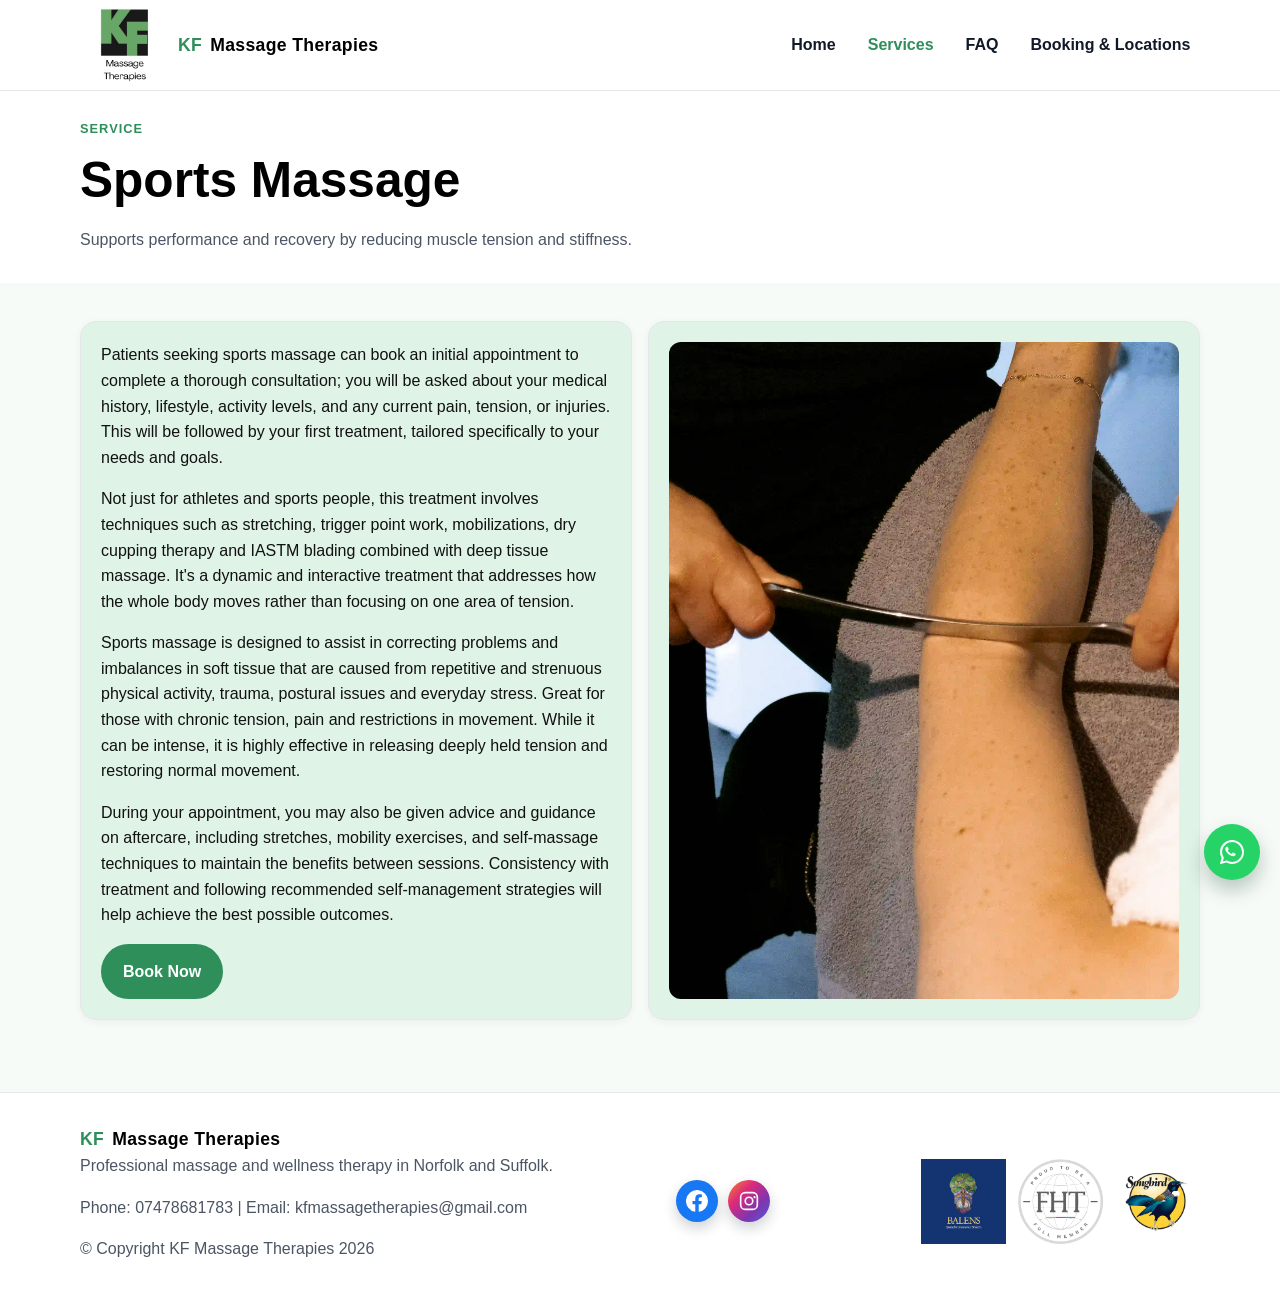
<file: sports-massage.html>
<!doctype html>
<html lang="en-GB">
  <head>
    <meta charset="UTF-8" />
    <meta name="viewport" content="width=device-width, initial-scale=1.0" />
    <title>Sports Massage | KF Massage Therapies</title>
    <meta name="description" content="Sports Massage at KF Massage Therapies in Norwich and Halesworth." />
    <link rel="canonical" href="https://kfmassagetherapies.co.uk/sports-massage.html" />
    <link rel="icon" type="image/x-icon" href="favicon.ico" />
    <link rel="icon" type="image/svg+xml" href="favicon.svg" />
    <link rel="icon" type="image/png" sizes="96x96" href="favicon-96x96.png" />
    <link rel="apple-touch-icon" sizes="180x180" href="apple-touch-icon.png" />
    <link rel="manifest" href="site.webmanifest" />
    <link rel="stylesheet" href="styles.css" />
  </head>
  <body>
    <header class="site-header">
      <div class="container nav-wrap">
        <a class="logo" href="index.html"
          ><img class="logo-mark" src="logo.jpg" alt="KF Massage Therapies logo" />
          <span class="brand-kf">KF</span> <span class="brand-name">Massage Therapies</span></a
        >
        <button class="menu-toggle" aria-label="Toggle navigation menu" aria-expanded="false">
          <span></span><span></span><span></span>
        </button>
        <ul class="nav-links">
          <li><a href="index.html">Home</a></li>
          
          <li class="nav-item-with-submenu">
            <a class="services-parent-link active" href="services.html">Services</a>
            <ul class="submenu">
              <li><a href="sports-massage.html">Sports Massage</a></li>
              <li><a href="deep-tissue-massage.html">Deep Tissue Massage</a></li>
              <li><a href="indian-head-massage.html">Indian Head Massage</a></li>
              <li><a href="dry-cupping-therapy.html">Dry Cupping Therapy</a></li>
              <li><a href="lymphoedema-management.html">Lymphoedema Management</a></li>
              <li><a href="traditional-thai-foot-massage.html">Traditional Thai Foot Massage</a></li>
            </ul>
          </li>
          <li><a href="faq.html">FAQ</a></li>
          <li><a href="contact.html">Booking &amp; Locations</a></li>
        </ul>
      </div>
    </header>
    <main>
      <section class="hero">
        <div class="container">
          <span class="eyebrow reveal">Service</span>
          <h1 class="reveal">Sports Massage</h1>
          <p class="reveal">Supports performance and recovery by reducing muscle tension and stiffness.</p>
        </div>
      </section>
      <section class="section section-soft">
        <div class="container grid grid-2 lymphoedema-layout">
          <article class="card reveal lymphoedema-copy">
            <p>Patients seeking sports massage can book an initial appointment to complete a thorough consultation; you will be asked about your medical history, lifestyle, activity levels, and any current pain, tension, or injuries. This will be followed by your first treatment, tailored specifically to your needs and goals.</p>
            <p>Not just for athletes and sports people, this treatment involves techniques such as stretching, trigger point work, mobilizations, dry cupping therapy and IASTM blading combined with deep tissue massage. It's a dynamic and interactive treatment that addresses how the whole body moves rather than focusing on one area of tension.</p>
            <p>Sports massage is designed to assist in correcting problems and imbalances in soft tissue that are caused from repetitive and strenuous physical activity, trauma, postural issues and everyday stress. Great for those with chronic tension, pain and restrictions in movement. While it can be intense, it is highly effective in releasing deeply held tension and restoring normal movement.</p>
            <p>During your appointment, you may also be given advice and guidance on aftercare, including stretches, mobility exercises, and self-massage techniques to maintain the benefits between sessions. Consistency with treatment and following recommended self-management strategies will help achieve the best possible outcomes.</p>
            <a class="btn btn-primary" href="contact.html">Book Now</a>
          </article>
          <aside class="card reveal lymphoedema-media">
            <div class="lymphoedema-media-frame">
              <img src="images/blading.webp" alt="Sports massage blading treatment" />
            </div>
          </aside>
        </div>
      </section>
    </main>
    <footer class="site-footer">
      <div class="container footer-grid">
        <div>
          <a class="logo" href="index.html"><span class="brand-kf">KF</span> <span class="brand-name">Massage Therapies</span></a>
          <p>Professional massage and wellness therapy in Norfolk and Suffolk.</p>
          <p>Phone: 07478681783 | Email: kfmassagetherapies@gmail.com</p>
          <p>&copy; Copyright KF Massage Therapies 2026</p>
        </div>
        <div class="footer-social">
          <a class="social-link facebook" href="https://www.facebook.com/KFMassageTherapies/" target="_blank" rel="noopener noreferrer" aria-label="Visit KF Massage Therapies on Facebook"><svg viewBox="0 0 24 24" aria-hidden="true" focusable="false"><path fill="currentColor" d="M24 12a12 12 0 1 0-13.88 11.86v-8.39H7.08V12h3.04V9.36c0-3 1.79-4.66 4.53-4.66 1.31 0 2.68.23 2.68.23v2.95h-1.51c-1.49 0-1.95.93-1.95 1.87V12h3.32l-.53 3.47h-2.79v8.39A12 12 0 0 0 24 12z"></path></svg></a>
          <a class="social-link instagram" href="https://www.instagram.com/kfmassagetherapies" target="_blank" rel="noopener noreferrer" aria-label="Visit KF Massage Therapies on Instagram"><svg viewBox="0 0 24 24" aria-hidden="true" focusable="false"><path fill="currentColor" d="M7.75 2h8.5A5.75 5.75 0 0 1 22 7.75v8.5A5.75 5.75 0 0 1 16.25 22h-8.5A5.75 5.75 0 0 1 2 16.25v-8.5A5.75 5.75 0 0 1 7.75 2zm0 1.8A3.95 3.95 0 0 0 3.8 7.75v8.5a3.95 3.95 0 0 0 3.95 3.95h8.5a3.95 3.95 0 0 0 3.95-3.95v-8.5a3.95 3.95 0 0 0-3.95-3.95h-8.5z"></path><path fill="currentColor" d="M12 7a5 5 0 1 1 0 10 5 5 0 0 1 0-10zm0 1.8A3.2 3.2 0 1 0 12 15.2 3.2 3.2 0 0 0 12 8.8zM18 6.6a1.2 1.2 0 1 1 0 2.4 1.2 1.2 0 0 1 0-2.4z"></path></svg></a>
        </div>
        <div class="footer-badges">
          <img src="balenslogo.webp" alt="Balens logo" />
          <img src="fhtlogo.png" alt="FHT logo" />
          <img src="songbirdlogo.webp" alt="Songbird logo" />
        </div>
      </div>
    </footer>
    <script src="script.js"></script>
  </body>
</html>
</file>
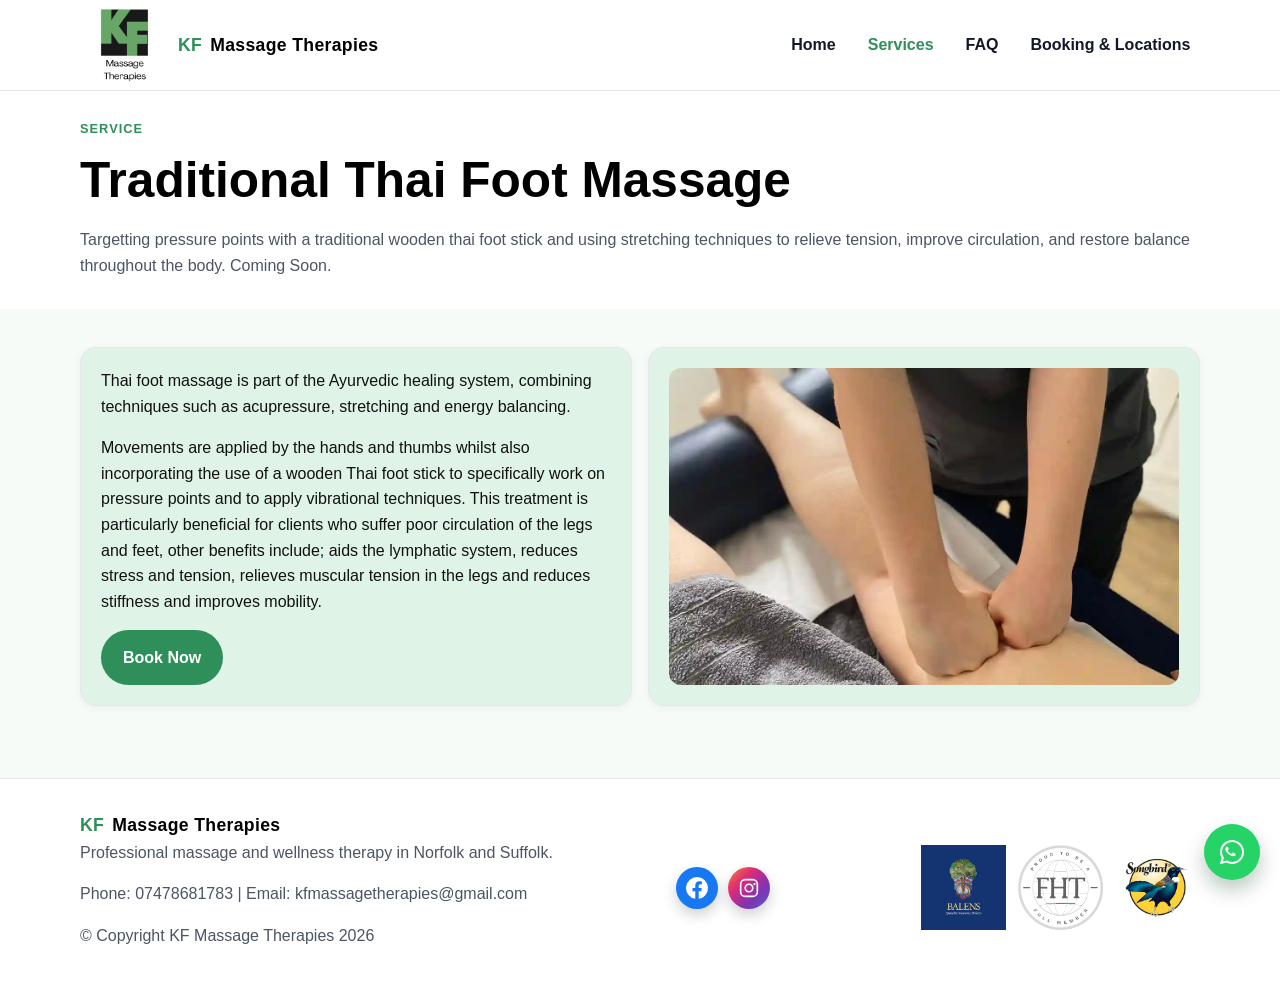
<file: traditional-thai-foot-massage.html>
<!doctype html>
<html lang="en-GB">
  <head><meta charset="UTF-8" /><meta name="viewport" content="width=device-width, initial-scale=1.0" /><title>Traditional Thai Foot Massage | KF Massage Therapies</title><meta name="description" content="Traditional Thai Foot Massage at KF Massage Therapies in Norwich and Halesworth." /><link rel="canonical" href="https://kfmassagetherapies.co.uk/traditional-thai-foot-massage.html" /><link rel="icon" type="image/x-icon" href="favicon.ico" /><link rel="icon" type="image/svg+xml" href="favicon.svg" /><link rel="icon" type="image/png" sizes="96x96" href="favicon-96x96.png" /><link rel="apple-touch-icon" sizes="180x180" href="apple-touch-icon.png" /><link rel="manifest" href="site.webmanifest" /><link rel="stylesheet" href="styles.css" /></head>
  <body>
    <header class="site-header"><div class="container nav-wrap"><a class="logo" href="index.html"><img class="logo-mark" src="logo.jpg" alt="KF Massage Therapies logo" /><span class="brand-kf">KF</span> <span class="brand-name">Massage Therapies</span></a><button class="menu-toggle" aria-label="Toggle navigation menu" aria-expanded="false"><span></span><span></span><span></span></button><ul class="nav-links"><li><a href="index.html">Home</a></li><li class="nav-item-with-submenu"><a class="services-parent-link active" href="services.html">Services</a><ul class="submenu"><li><a href="sports-massage.html">Sports Massage</a></li><li><a href="deep-tissue-massage.html">Deep Tissue Massage</a></li><li><a href="indian-head-massage.html">Indian Head Massage</a></li><li><a href="dry-cupping-therapy.html">Dry Cupping Therapy</a></li><li><a href="lymphoedema-management.html">Lymphoedema Management</a></li><li><a href="traditional-thai-foot-massage.html">Traditional Thai Foot Massage</a></li></ul></li><li><a href="faq.html">FAQ</a></li><li><a href="contact.html">Booking &amp; Locations</a></li></ul></div></header>
    <main><section class="hero"><div class="container"><span class="eyebrow reveal">Service</span><h1 class="reveal">Traditional Thai Foot Massage</h1><p class="reveal">Targetting pressure points with a traditional wooden thai foot stick and using stretching techniques to relieve tension, improve circulation, and restore balance throughout the body. Coming Soon.</p></div></section><section class="section section-soft">
        <div class="container grid grid-2 lymphoedema-layout">
          <article class="card reveal lymphoedema-copy">
            <p>Thai foot massage is part of the Ayurvedic healing system, combining techniques such as acupressure, stretching and energy balancing.</p><p>Movements are applied by the hands and thumbs whilst also incorporating the use of a wooden Thai foot stick to specifically work on pressure points and to apply vibrational techniques. This treatment is particularly beneficial for clients who suffer poor circulation of the legs and feet, other benefits include; aids the lymphatic system, reduces stress and tension, relieves muscular tension in the legs and reduces stiffness and improves mobility.</p><a class="btn btn-primary" href="contact.html">Book Now</a></article><aside class="card reveal lymphoedema-media"><div class="lymphoedema-media-frame"><img src="images/thai-foot-massage.webp" alt="Traditional Thai foot massage treatment" /></div></aside></div></section></main>
    <footer class="site-footer"><div class="container footer-grid"><div><a class="logo" href="index.html"><span class="brand-kf">KF</span> <span class="brand-name">Massage Therapies</span></a><p>Professional massage and wellness therapy in Norfolk and Suffolk.</p><p>Phone: 07478681783 | Email: kfmassagetherapies@gmail.com</p><p>&copy; Copyright KF Massage Therapies 2026</p></div><div class="footer-social"><a class="social-link facebook" href="https://www.facebook.com/KFMassageTherapies/" target="_blank" rel="noopener noreferrer" aria-label="Visit KF Massage Therapies on Facebook"><svg viewBox="0 0 24 24" aria-hidden="true" focusable="false"><path fill="currentColor" d="M24 12a12 12 0 1 0-13.88 11.86v-8.39H7.08V12h3.04V9.36c0-3 1.79-4.66 4.53-4.66 1.31 0 2.68.23 2.68.23v2.95h-1.51c-1.49 0-1.95.93-1.95 1.87V12h3.32l-.53 3.47h-2.79v8.39A12 12 0 0 0 24 12z"></path></svg></a><a class="social-link instagram" href="https://www.instagram.com/kfmassagetherapies" target="_blank" rel="noopener noreferrer" aria-label="Visit KF Massage Therapies on Instagram"><svg viewBox="0 0 24 24" aria-hidden="true" focusable="false"><path fill="currentColor" d="M7.75 2h8.5A5.75 5.75 0 0 1 22 7.75v8.5A5.75 5.75 0 0 1 16.25 22h-8.5A5.75 5.75 0 0 1 2 16.25v-8.5A5.75 5.75 0 0 1 7.75 2zm0 1.8A3.95 3.95 0 0 0 3.8 7.75v8.5a3.95 3.95 0 0 0 3.95 3.95h8.5a3.95 3.95 0 0 0 3.95-3.95v-8.5a3.95 3.95 0 0 0-3.95-3.95h-8.5z"></path><path fill="currentColor" d="M12 7a5 5 0 1 1 0 10 5 5 0 0 1 0-10zm0 1.8A3.2 3.2 0 1 0 12 15.2 3.2 3.2 0 0 0 12 8.8zM18 6.6a1.2 1.2 0 1 1 0 2.4 1.2 1.2 0 0 1 0-2.4z"></path></svg></a></div><div class="footer-badges"><img src="balenslogo.webp" alt="Balens logo" /><img src="fhtlogo.png" alt="FHT logo" /><img src="songbirdlogo.webp" alt="Songbird logo" /></div></div></footer>
    <script src="script.js"></script>
  </body>
</html>
</file>
<file: styles.css>
:root {
  --bg: #ffffff;
  --surface: #f7fbf8;
  --text: #111111;
  --muted: #4b5563;
  --accent: #2f8f5b;
  --accent-dark: #256f47;
  --border: #e5e7eb;
  --shadow: 0 10px 24px rgba(17, 24, 39, 0.08);
  --radius: 16px;
  --max-width: 1120px;
}

*,
*::before,
*::after {
  box-sizing: border-box;
}

html {
  scroll-behavior: smooth;
}

body {
  margin: 0;
  font-family: "Inter", "Segoe UI", Roboto, Arial, sans-serif;
  background: var(--bg);
  color: var(--text);
  line-height: 1.6;
}

img {
  max-width: 100%;
  display: block;
}

a {
  color: var(--accent);
  text-decoration: none;
  transition: color 0.25s ease;
}

a:hover {
  color: var(--accent-dark);
}

.container {
  width: min(100% - 2rem, var(--max-width));
  margin-inline: auto;
}

.section {
  padding: 4.5rem 0;
}

main > .hero + .section {
  padding-top: 2.4rem;
}

.section-soft {
  background: var(--surface);
}

h1,
h2,
h3 {
  color: #000000;
  line-height: 1.2;
  margin-top: 0;
}

h1 {
  font-size: clamp(2rem, 6vw, 3.1rem);
  margin-bottom: 1rem;
}

.hero-title-small {
  font-size: clamp(1.6rem, 4.8vw, 2.35rem);
}

h2 {
  font-size: clamp(1.6rem, 4vw, 2.2rem);
  margin-bottom: 0.85rem;
}

h3 {
  font-size: 1.2rem;
  margin-bottom: 0.5rem;
}

p {
  margin-top: 0;
  color: var(--muted);
}

.eyebrow {
  display: inline-block;
  margin-bottom: 0.75rem;
  color: var(--accent);
  font-weight: 700;
  letter-spacing: 0.08em;
  text-transform: uppercase;
  font-size: 0.8rem;
}

.btn {
  display: inline-block;
  padding: 0.8rem 1.25rem;
  border-radius: 999px;
  border: 2px solid transparent;
  font-weight: 600;
  transition: transform 0.2s ease, box-shadow 0.2s ease, background-color 0.2s ease;
  cursor: pointer;
}

.btn-primary {
  background: var(--accent);
  color: #ffffff;
}

.btn-primary:hover {
  background: var(--accent-dark);
  color: #ffffff;
  transform: translateY(-1px);
  box-shadow: 0 8px 18px rgba(37, 111, 71, 0.28);
}

.btn-outline {
  background: transparent;
  border-color: var(--accent);
  color: var(--accent);
}

.btn-outline:hover {
  background: rgba(47, 143, 91, 0.1);
  transform: translateY(-1px);
}

.site-header {
  position: sticky;
  top: 0;
  z-index: 20;
  background: rgba(255, 255, 255, 0.95);
  backdrop-filter: blur(8px);
  border-bottom: 1px solid var(--border);
}

.nav-wrap {
  display: flex;
  align-items: center;
  justify-content: space-between;
  min-height: 72px;
}

.logo {
  color: #000;
  font-size: 1.1rem;
  font-weight: 800;
  letter-spacing: 0.02em;
  display: inline-flex;
  align-items: center;
  gap: 0.5rem;
}

.logo-mark {
  width: 90px;
  height: 90px;
  object-fit: contain;
  border-radius: 8px;
}

.logo .brand-kf {
  color: var(--accent);
}

.logo .brand-name {
  color: #000;
}

.menu-toggle {
  border: 0;
  background: transparent;
  padding: 0.35rem;
  display: inline-flex;
  flex-direction: column;
  gap: 0.25rem;
}

.menu-toggle span {
  width: 25px;
  height: 2px;
  border-radius: 2px;
  background: #111827;
}

.nav-links {
  list-style: none;
  margin: 0;
  padding: 0;
  position: absolute;
  left: 0;
  right: 0;
  top: 72px;
  background: #ffffff;
  border-bottom: 1px solid var(--border);
  display: none;
}

.nav-links.open {
  display: block;
}

.nav-links a {
  display: block;
  padding: 0.95rem 1rem;
  font-weight: 600;
  color: #111827;
}

.nav-item-with-submenu {
  position: relative;
}

.submenu-toggle {
  display: none;
}

.submenu {
  list-style: none;
  margin: 0;
  padding: 0;
  display: none;
  background: #f8fbf9;
  border-top: 1px solid var(--border);
}

.submenu.open {
  display: block;
}

.submenu a {
  padding-left: 1.8rem;
  font-size: 0.95rem;
}

.nav-links a:hover,
.nav-links a.active {
  color: var(--accent);
}

.hero {
  padding: 1.5rem 0 0.9rem;
}

.hero-grid {
  display: grid;
  gap: 1.5rem;
}

.hero-card {
  background: linear-gradient(140deg, #eef8f1, #f8fbff);
  border: 1px solid var(--border);
  border-radius: var(--radius);
  box-shadow: var(--shadow);
  padding: 1.6rem;
  transition: background-color 0.25s ease, transform 0.25s ease;
}

.hero-card:hover {
  background: #c4e8d1;
  transform: translateY(-2px);
}

.cta-row {
  display: flex;
  flex-wrap: wrap;
  gap: 0.75rem;
  margin-top: 1.3rem;
}

.grid {
  display: grid;
  gap: 1rem;
}

.grid-2 {
  grid-template-columns: 1fr;
}

.grid-3 {
  grid-template-columns: 1fr;
}

.card {
  border: 1px solid var(--border);
  border-radius: var(--radius);
  background: #dff3e6;
  padding: 1.25rem;
  box-shadow: 0 2px 8px rgba(15, 23, 42, 0.05);
  transition: transform 0.25s ease, box-shadow 0.25s ease;
}

.card:hover {
  background: #c4e8d1;
  transform: translateY(-4px);
  box-shadow: var(--shadow);
}

.icon {
  width: 46px;
  height: 46px;
  display: grid;
  place-items: center;
  border-radius: 12px;
  background: rgba(47, 143, 91, 0.12);
  color: var(--accent-dark);
  margin-bottom: 0.8rem;
  font-weight: 700;
}

.pricing-table {
  display: grid;
  gap: 1rem;
}

.price-card {
  border: 1px solid var(--border);
  border-radius: var(--radius);
  background: #dff3e6;
  padding: 1.2rem;
  box-shadow: 0 2px 8px rgba(15, 23, 42, 0.05);
  transition: transform 0.25s ease, box-shadow 0.25s ease, background-color 0.25s ease;
}

.price-card:hover {
  background: #c4e8d1;
  transform: translateY(-4px);
  box-shadow: var(--shadow);
}

.price {
  font-size: 1.8rem;
  font-weight: 800;
  color: #000;
}

.contact-list {
  list-style: none;
  margin: 0;
  padding: 0;
}

.contact-list li {
  margin-bottom: 0.55rem;
}

form {
  display: grid;
  gap: 0.9rem;
}

label {
  font-weight: 600;
  font-size: 0.95rem;
}

input,
textarea {
  width: 100%;
  border: 1px solid var(--border);
  border-radius: 12px;
  font: inherit;
  padding: 0.75rem;
}

input:focus,
textarea:focus {
  outline: 2px solid rgba(47, 143, 91, 0.3);
  border-color: var(--accent);
}

textarea {
  min-height: 140px;
  resize: vertical;
}

.map-embed {
  border: 0;
  width: 100%;
  min-height: 260px;
  border-radius: var(--radius);
}

.location-card {
  display: flex;
  flex-direction: column;
  gap: 0.75rem;
}

.location-availability {
  margin: -0.2rem 0 0.1rem;
  font-size: 0.9rem;
  color: #374151;
  font-weight: 600;
}

.location-map {
  min-height: 190px;
}

.location-card .btn {
  margin-top: auto;
  align-self: flex-start;
}

.contact-email-card {
  margin-top: 0.85rem;
}

.location-address {
  min-height: 11.5rem;
  color: #ffffff;
  padding: 0.8rem;
  border-radius: 12px;
  background-size: cover;
  background-position: center;
  background-repeat: no-repeat;
  overflow: hidden;
  text-shadow: 0 1px 4px rgba(0, 0, 0, 0.55);
}

.location-address-norwich {
  background-image: linear-gradient(rgba(0, 0, 0, 0.36), rgba(0, 0, 0, 0.36)),
    url("images/massage-in-norwich.webp");
  background-position: center bottom;
}

.location-address-halesworth {
  background-image: linear-gradient(rgba(0, 0, 0, 0.36), rgba(0, 0, 0, 0.36)),
    url("images/massage-in-halesworth.webp");
}

.location-address-stowmarket {
  background-image: linear-gradient(rgba(0, 0, 0, 0.36), rgba(0, 0, 0, 0.36)),
    url("images/massage-in-stowmarket.webp");
}

.services-page .service-bg-card {
  color: #ffffff;
  background-size: cover;
  background-position: center;
  background-repeat: no-repeat;
  text-shadow: 0 1px 4px rgba(0, 0, 0, 0.6);
  min-height: 285px;
  display: flex;
  flex-direction: column;
}

.services-page .services-overview-grid {
  align-items: stretch;
}

.services-page .service-bg-card h2,
.services-page .service-bg-card p {
  color: #ffffff;
}

.services-page .service-card-link {
  display: block;
  color: inherit;
  text-decoration: none;
  height: 100%;
}

.services-page .service-card-link:hover {
  color: inherit;
}

.services-page .service-sports {
  background-image: linear-gradient(rgba(0, 0, 0, 0.42), rgba(0, 0, 0, 0.42)),
    url("images/blading.webp");
}

.services-page .service-deep {
  background-image: linear-gradient(rgba(0, 0, 0, 0.42), rgba(0, 0, 0, 0.42)),
    url("images/deep-tissue-massage.webp");
}

.services-page .service-indian {
  background-image: linear-gradient(rgba(0, 0, 0, 0.42), rgba(0, 0, 0, 0.42)),
    url("images/indian-head-massage.webp");
}

.services-page .service-cupping {
  background-image: linear-gradient(rgba(0, 0, 0, 0.42), rgba(0, 0, 0, 0.42)),
    url("images/dry-cupping-therapy.webp");
}

.services-page .service-lymphoedema {
  background-image: linear-gradient(rgba(0, 0, 0, 0.42), rgba(0, 0, 0, 0.42)),
    url("images/manual-lymphatic-drainage.webp");
}

.services-page .service-thai {
  background-image: linear-gradient(rgba(0, 0, 0, 0.42), rgba(0, 0, 0, 0.42)),
    url("images/thai-foot-massage.webp");
}

@media (max-width: 759px) {
  .location-address {
    min-height: auto;
  }

  .services-page .service-bg-card {
    min-height: 235px;
  }

  .lymphoedema-layout .lymphoedema-media {
    order: -1;
  }
}

.contact-whatsapp-card {
  margin-bottom: 1rem;
  display: flex;
  align-items: center;
  justify-content: space-between;
  gap: 0.75rem;
}

.contact-whatsapp-text {
  margin: 0;
  font-size: 1rem;
  color: #111827;
  font-weight: 600;
}

@media (max-width: 620px) {
  .contact-whatsapp-card {
    flex-wrap: wrap;
  }

  .contact-whatsapp-text {
    font-size: 0.95rem;
  }
}

.cta-banner {
  border-radius: var(--radius);
  background: linear-gradient(120deg, #1f7c4a, #3ea56d);
  color: #fff;
  padding: 2rem;
  box-shadow: var(--shadow);
}

.cta-banner p {
  color: rgba(255, 255, 255, 0.9);
}

.site-footer {
  border-top: 1px solid var(--border);
  padding: 2rem 0;
}

.footer-grid {
  display: grid;
  gap: 1rem;
}

.footer-links a {
  margin-right: 0.8rem;
  font-weight: 600;
}

.footer-badges {
  display: flex;
  align-items: center;
  justify-content: flex-start;
  flex-wrap: wrap;
  gap: 0.75rem;
}

.footer-badges img {
  height: 85px;
  width: auto;
  object-fit: contain;
}

.footer-social {
  display: flex;
  align-items: center;
  gap: 0.6rem;
}

.social-link {
  width: 42px;
  height: 42px;
  border-radius: 50%;
  display: grid;
  place-items: center;
  color: #ffffff;
  box-shadow: 0 6px 14px rgba(17, 24, 39, 0.2);
  transition: transform 0.2s ease, box-shadow 0.2s ease, opacity 0.2s ease;
}

.social-link svg {
  width: 22px;
  height: 22px;
}

.social-link.facebook {
  background: #1877f2;
}

.social-link.instagram {
  background: linear-gradient(135deg, #f58529, #dd2a7b, #8134af, #515bd4);
}

.social-link:hover {
  transform: translateY(-2px);
  box-shadow: 0 10px 18px rgba(17, 24, 39, 0.26);
  opacity: 0.95;
}

.reveal {
  opacity: 0;
  transform: translateY(16px);
  transition: opacity 0.65s ease, transform 0.65s ease;
}

.reveal.visible {
  opacity: 1;
  transform: translateY(0);
}

@media (max-width: 759px) {
  .logo-mark {
    width: 56px;
    height: 56px;
  }

  .footer-badges img {
    height: 52px;
  }
}

.whatsapp-float {
  position: fixed;
  right: 1rem;
  bottom: 1rem;
  z-index: 30;
  background: #25d366;
  color: #ffffff;
  width: 56px;
  height: 56px;
  display: grid;
  place-items: center;
  border-radius: 50%;
  box-shadow: 0 10px 20px rgba(10, 60, 30, 0.28);
  transition: transform 0.2s ease, box-shadow 0.2s ease, background-color 0.2s ease;
}

.whatsapp-float svg {
  width: 30px;
  height: 30px;
}

.whatsapp-float:hover {
  background: #1fb85a;
  color: #ffffff;
  transform: translateY(-2px);
  box-shadow: 0 12px 24px rgba(10, 60, 30, 0.34);
}

@media (min-width: 760px) {
  .menu-toggle {
    display: none;
  }

  .nav-links {
    position: static;
    display: flex;
    gap: 0.8rem;
    border: 0;
    background: transparent;
  }

  .nav-links a {
    padding: 0.4rem 0.6rem;
  }

  .submenu {
    position: absolute;
    min-width: 270px;
    top: 100%;
    left: 0;
    background: #ffffff;
    border: 1px solid var(--border);
    border-radius: 12px;
    box-shadow: var(--shadow);
    padding: 0.35rem 0;
  }

  .submenu a {
    padding: 0.45rem 0.75rem;
    font-size: 0.92rem;
  }

  .nav-item-with-submenu:hover .submenu,
  .nav-item-with-submenu:focus-within .submenu {
    display: block;
  }

  .hero-grid,
  .grid-2 {
    grid-template-columns: repeat(2, minmax(0, 1fr));
    align-items: center;
  }

  .hero-grid.hero-grid-single {
    grid-template-columns: 1fr;
  }

  .grid-3,
  .pricing-table {
    grid-template-columns: repeat(3, minmax(0, 1fr));
  }

  .footer-grid {
    grid-template-columns: 1.4fr auto 1fr;
    align-items: center;
  }

  .footer-social {
    justify-content: center;
  }

  .footer-badges {
    justify-content: flex-end;
  }

  .whatsapp-float {
    right: 1.25rem;
    bottom: 1.25rem;
  }

  .lymphoedema-layout.grid-2 {
    align-items: stretch;
  }
}

.lymphoedema-copy p,
.lymphoedema-copy li {
  color: #111111;
}

.about-profile-grid {
  align-items: stretch;
}

.about-profile-grid > .card {
  height: 100%;
}

.about-profile-card {
  display: flex;
  flex-direction: column;
}

.about-profile-actions {
  display: flex;
  flex-wrap: wrap;
  gap: 0.75rem;
  margin-top: 0.35rem;
}

.about-profile-image-card {
  padding: 0;
  overflow: hidden;
}

.about-profile-image {
  width: 100%;
  height: 100%;
  object-fit: cover;
}

.home-services-overview {
  align-items: stretch;
}

.home-services-list-card {
  display: flex;
  flex-direction: column;
  gap: 1rem;
}

.home-services-list {
  margin: 0;
  padding-left: 1.2rem;
  display: flex;
  flex-direction: column;
  gap: 0.45rem;
}

.home-services-list li {
  color: #111111;
  font-weight: 600;
  font-size: 1.08rem;
  line-height: 1.45;
}

.home-services-list-card .btn {
  align-self: flex-start;
  margin-top: auto;
}

.home-services-image-card {
  padding: 0;
  overflow: hidden;
}

.home-services-image {
  width: 100%;
  height: 100%;
  min-height: 240px;
  max-height: 340px;
  object-fit: cover;
  object-position: center;
}

.home-testimonials-section {
  padding-top: 2.8rem;
  padding-bottom: 2.8rem;
}

.lymphoedema-media {
  display: flex;
  flex-direction: column;
  gap: 1rem;
  min-height: 100%;
}

.lymphoedema-media-frame {
  flex: 1 1 0;
  min-height: 0;
  overflow: hidden;
  border-radius: 12px;
  min-height: 160px;
}

.lymphoedema-media-frame img {
  width: 100%;
  height: 100%;
  object-fit: cover;
  object-position: center;
}

@media (min-width: 760px) {
  .lymphoedema-media-frame {
    min-height: 0;
  }
}
</file>
